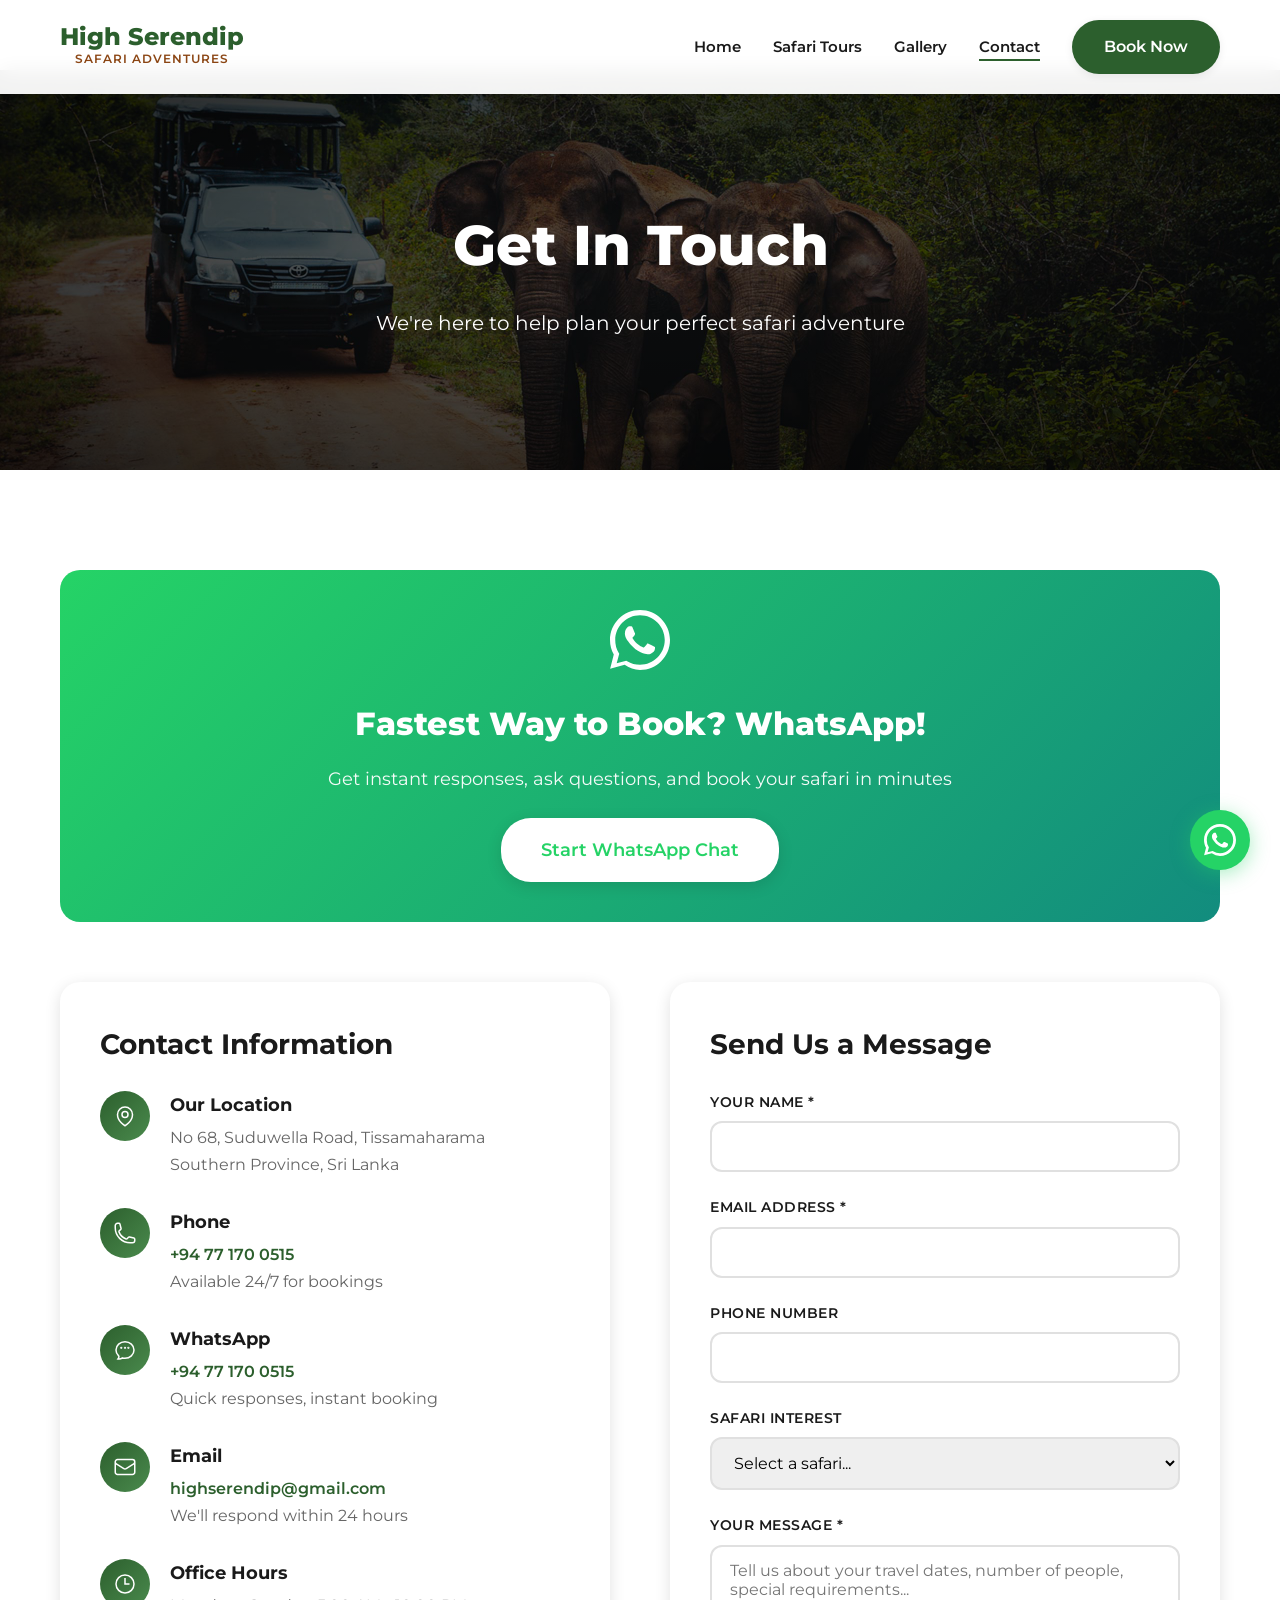
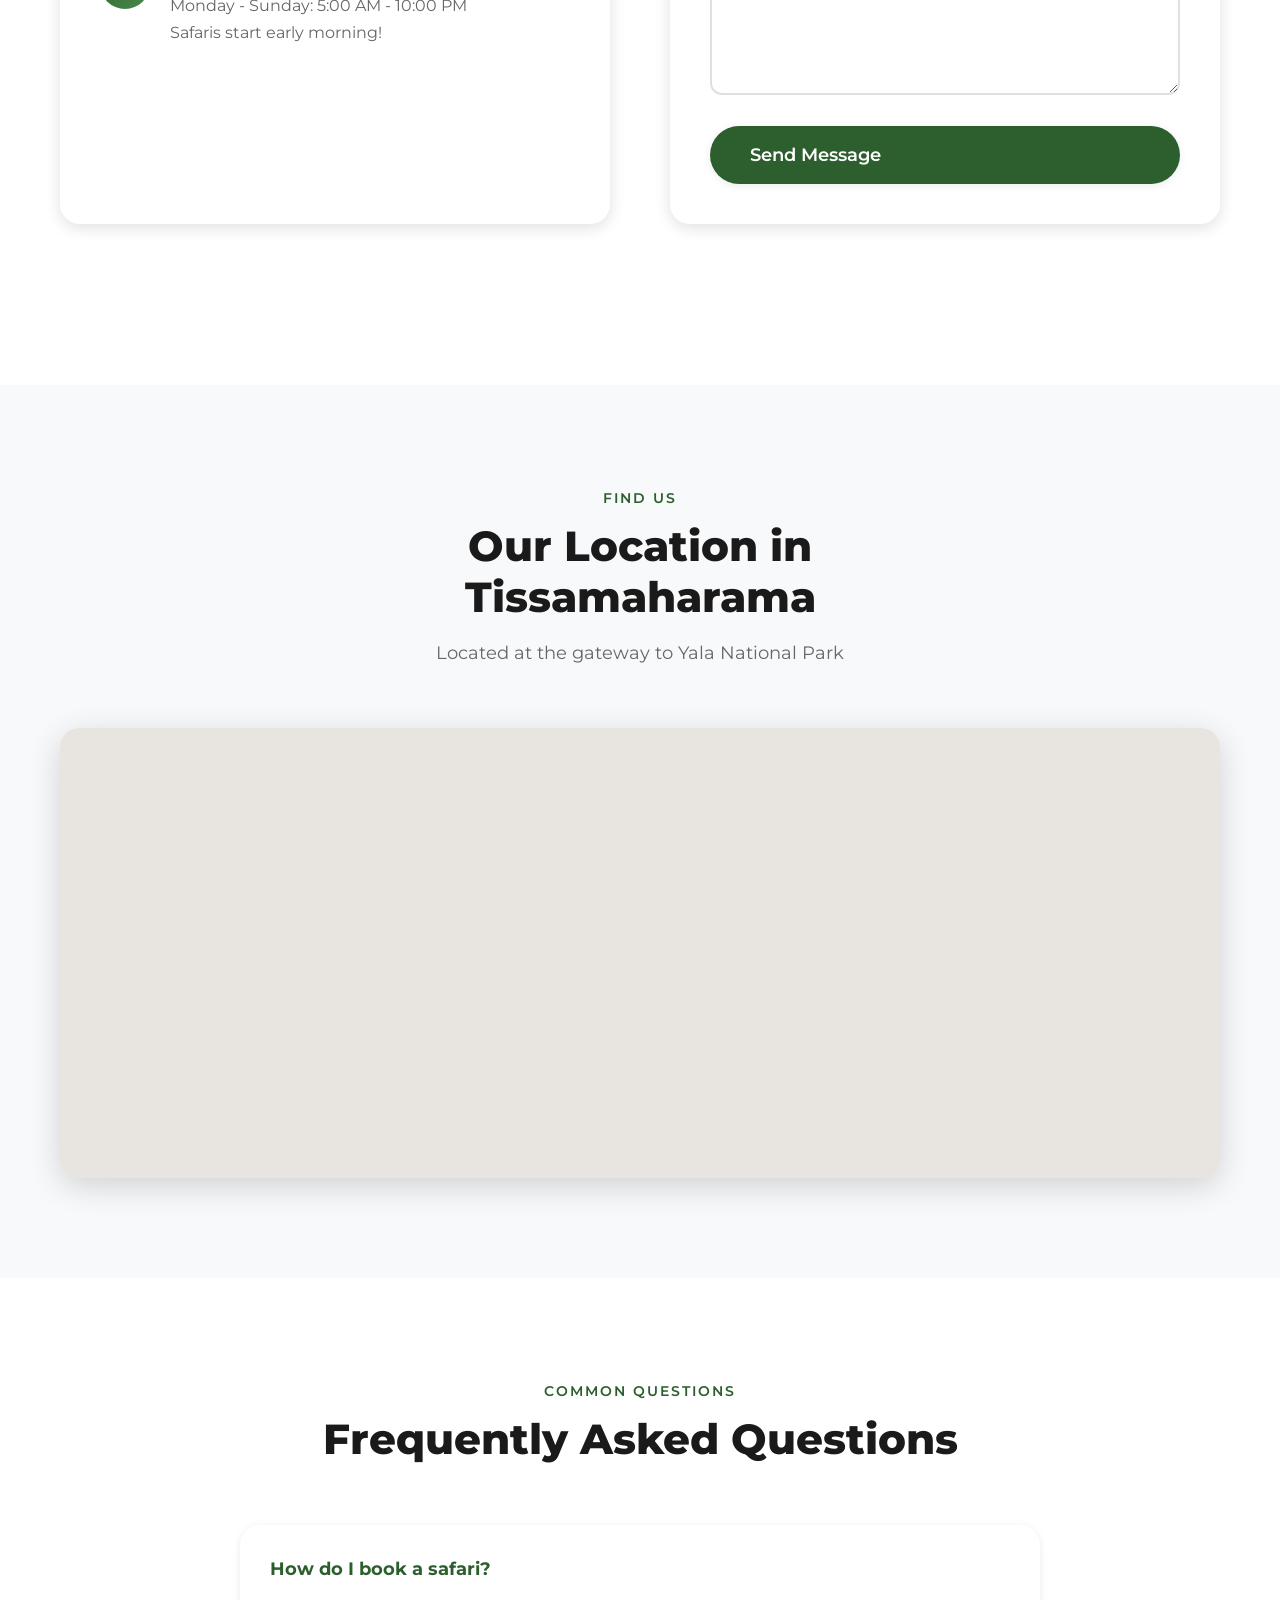
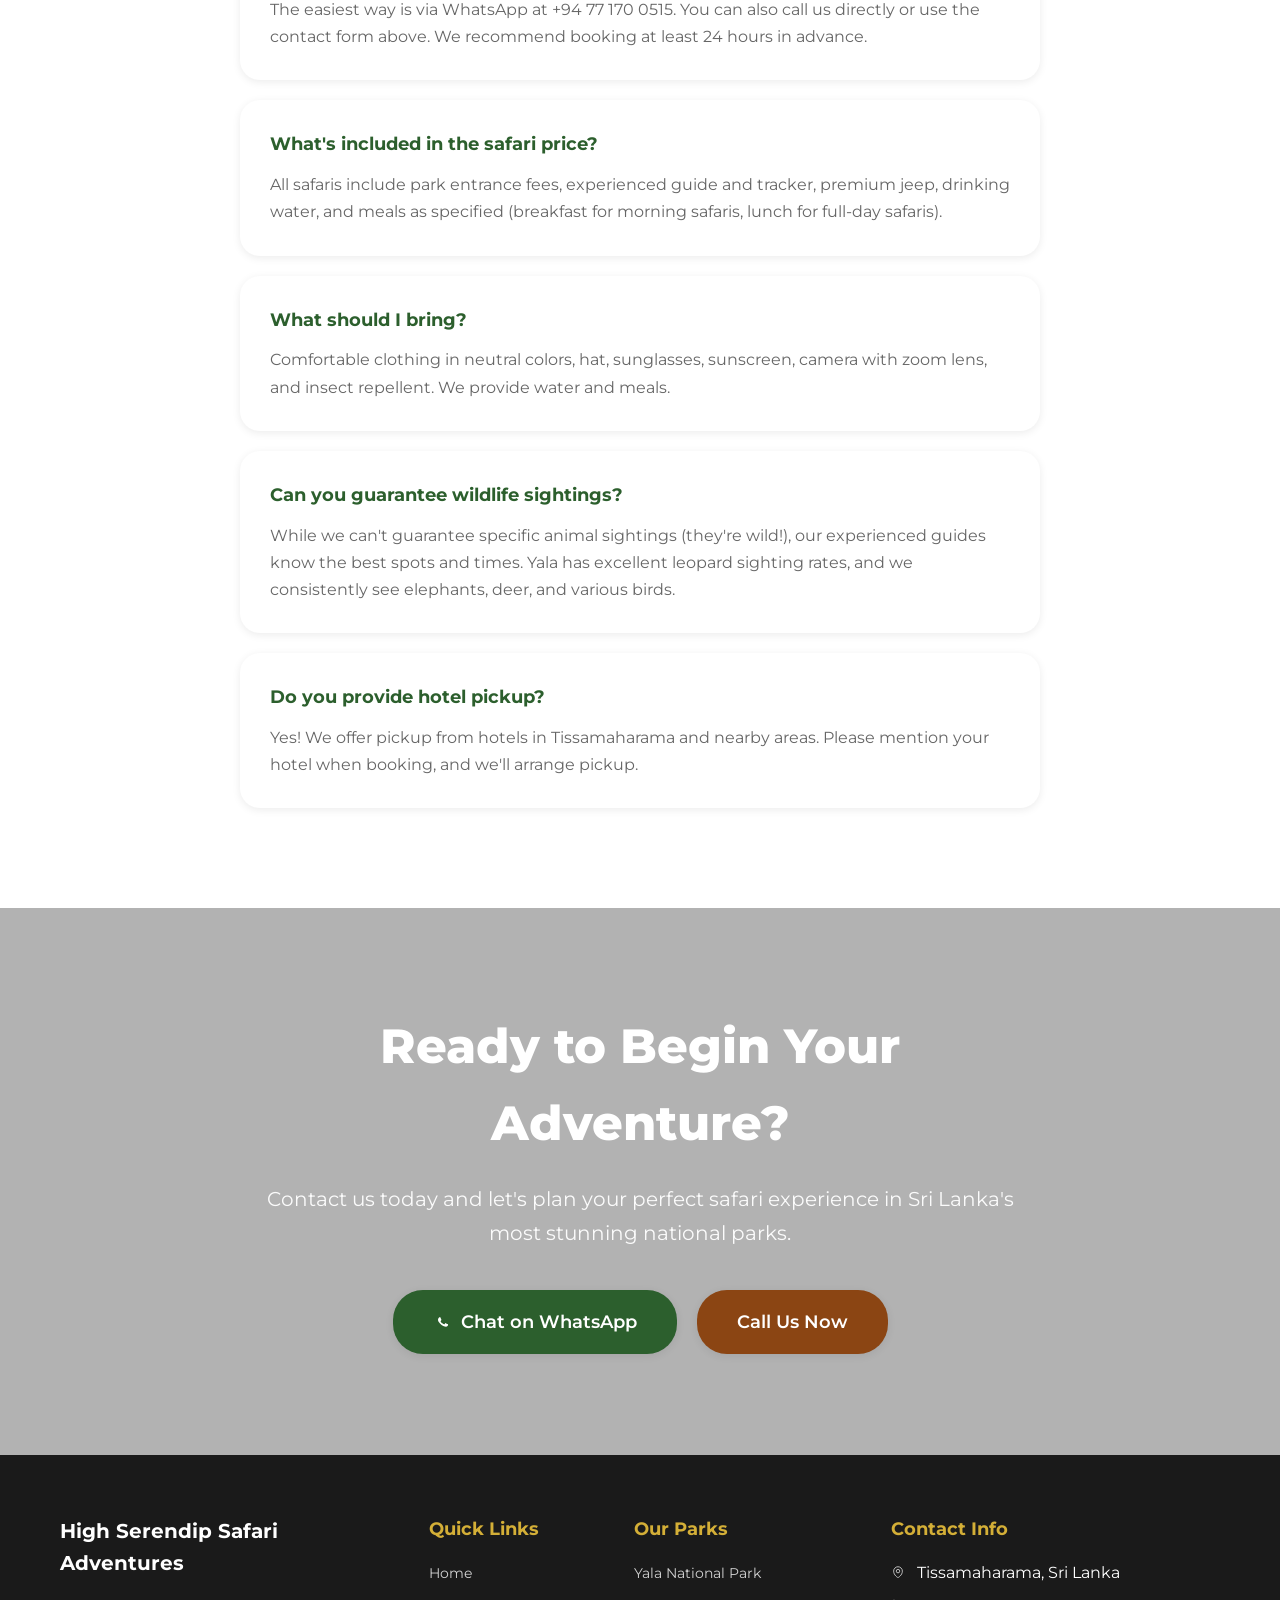
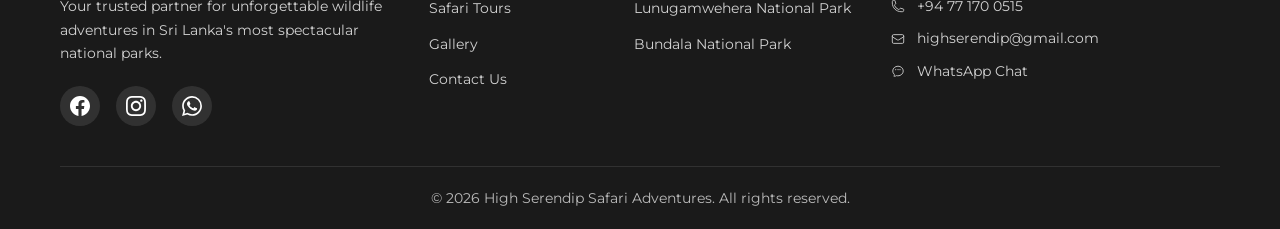
<file: contact/index.html>
<!doctype html><html lang="en"><head><meta charset="UTF-8"><meta content="width=device-width,initial-scale=1" name="viewport"><meta content="Contact High Serendip Safari Tours - Book your safari in Tissamaharama, Sri Lanka. WhatsApp chat, email, phone." name="description"><title>Contact Us | High Serendip Safari Adventures</title><link href="../favicon.svg" rel="icon" type="image/svg+xml"><link href="https://maps.google.com" rel="preconnect" crossorigin><link href="https://maps.gstatic.com" rel="preconnect" crossorigin><link href="https://maps.googleapis.com" rel="preconnect" crossorigin><link href="https://fonts.googleapis.com/css2?family=Montserrat:wght@400;600;700;800&family=Lora:wght@400;600&display=swap" rel="stylesheet"><link href="../styles.css" rel="stylesheet"><style>.page-hero{height:400px;background:radial-gradient(ellipse at center,rgba(0,0,0,.6),rgba(0,0,0,.85)),url('../images/top.jpg') center/cover;display:flex;align-items:center;justify-content:center;color:#fff;text-align:center;margin-top:70px}.page-hero h1{font-size:56px;font-weight:800;margin-bottom:16px}.page-hero p{font-size:20px;opacity:.95}.contact-grid{display:grid;grid-template-columns:1fr 1fr;gap:60px;margin-bottom:60px}.contact-info{background:#fff;padding:40px;border-radius:var(--radius-lg);box-shadow:var(--shadow-md)}.contact-info h3{font-size:28px;color:var(--color-dark);margin-bottom:24px;font-weight:700}.contact-item{display:flex;gap:20px;margin-bottom:30px;align-items:flex-start}.contact-item__icon{width:50px;height:50px;background:linear-gradient(135deg,var(--color-primary),var(--color-primary-light));border-radius:50%;display:flex;align-items:center;justify-content:center;color:#fff;flex-shrink:0}.contact-item__icon svg{width:24px;height:24px;stroke:white}.contact-item__content h4{font-size:18px;color:var(--color-dark);margin-bottom:4px;font-weight:700}.contact-item__content p{font-size:16px;color:var(--color-text-light);line-height:1.7}.contact-item__content a{color:var(--color-primary);font-weight:600}.contact-item__content a:hover{color:var(--color-primary-dark)}.contact-form{background:#fff;padding:40px;border-radius:var(--radius-lg);box-shadow:var(--shadow-md)}.contact-form h3{font-size:28px;color:var(--color-dark);margin-bottom:24px;font-weight:700}.form-group{margin-bottom:24px}.form-group label{display:block;font-size:14px;font-weight:600;color:var(--color-dark);margin-bottom:8px;text-transform:uppercase;letter-spacing:.5px}.form-group input,.form-group select,.form-group textarea{width:100%;padding:14px 18px;font-size:16px;font-family:var(--font-primary);border:2px solid #e0e0e0;border-radius:var(--radius-md);transition:var(--transition)}.form-group input:focus,.form-group select:focus,.form-group textarea:focus{outline:0;border-color:var(--color-primary)}.form-group textarea{min-height:150px;resize:vertical}.whatsapp-cta{background:linear-gradient(135deg,#25d366,#128c7e);padding:40px;border-radius:var(--radius-lg);text-align:center;color:#fff;margin-bottom:60px}.whatsapp-cta h3{font-size:32px;margin-bottom:16px;font-weight:800}.whatsapp-cta p{font-size:18px;margin-bottom:24px;opacity:.95}.map-section{border-radius:var(--radius-lg);overflow:hidden;box-shadow:var(--shadow-lg);height:450px;position:relative;background:#e8e4e0}.map-section iframe{width:100%;height:100%;border:none;position:relative;z-index:2}.map-placeholder{position:absolute;inset:0;z-index:1;display:flex;flex-direction:column;align-items:center;justify-content:center;gap:16px;background:linear-gradient(135deg,#f0ece8,#e8e4e0)}.map-placeholder__spinner{width:40px;height:40px;border:4px solid rgba(44,95,45,.15);border-top-color:var(--color-primary);border-radius:50%;animation:mapSpin .8s linear infinite}.map-placeholder__text{font-size:14px;color:var(--color-text-light);font-weight:600}@keyframes mapSpin{to{transform:rotate(360deg)}}.map-section.loaded .map-placeholder{opacity:0;pointer-events:none;transition:opacity .4s ease}@media (max-width:992px){.contact-grid{grid-template-columns:1fr;gap:40px}}@media (max-width:768px){.page-hero{height:300px}.page-hero h1{font-size:clamp(32px, 8vw, 42px)}.contact-form,.contact-info{padding:30px 20px}.whatsapp-cta{padding:30px 20px}.whatsapp-cta h3{font-size:24px}.map-section{height:350px}}</style></head><body><div class="whatsapp-widget" id="whatsapp-widget"><div class="whatsapp-popup" id="whatsapp-popup"><div class="whatsapp-popup__header"><div class="whatsapp-popup__header-info"><div class="whatsapp-popup__avatar">HS</div><div><h4>High Serendip</h4><span class="whatsapp-popup__status"><span class="status-dot"></span> Typically replies within minutes</span></div></div><button class="whatsapp-popup__close" aria-label="Close" id="whatsapp-close">&times;</button></div><div class="whatsapp-popup__body"><div class="whatsapp-popup__message"><p>👋 Ayubowan! Welcome to <strong>High Serendip Safari Adventures</strong>.</p><p>How can we help you today? Whether you'd like to book a safari, ask about our tours, or need travel tips — we're here for you!</p><span class="whatsapp-popup__time">🟢 Online now</span></div></div><div class="whatsapp-popup__footer"><a href="https://wa.me/94771700515?text=Hi%2C%20I%27d%20like%20to%20know%20more%20about%20your%20safari%20tours" class="whatsapp-popup__cta" target="_blank"><svg fill="currentColor" viewBox="0 0 24 24" height="20" width="20"><path d="M17.472 14.382c-.297-.149-1.758-.867-2.03-.967-.273-.099-.471-.148-.67.15-.197.297-.767.966-.94 1.164-.173.199-.347.223-.644.075-.297-.15-1.255-.463-2.39-1.475-.883-.788-1.48-1.761-1.653-2.059-.173-.297-.018-.458.13-.606.134-.133.298-.347.446-.52.149-.174.198-.298.298-.497.099-.198.05-.371-.025-.52-.075-.149-.669-1.612-.916-2.207-.242-.579-.487-.5-.669-.51-.173-.008-.371-.01-.57-.01-.198 0-.52.074-.792.372-.272.297-1.04 1.016-1.04 2.479 0 1.462 1.065 2.875 1.213 3.074.149.198 2.096 3.2 5.077 4.487.709.306 1.262.489 1.694.625.712.227 1.36.195 1.871.118.571-.085 1.758-.719 2.006-1.413.248-.694.248-1.289.173-1.413-.074-.124-.272-.198-.57-.347z"/><path d="M12.031 1.001C5.933 1.001 1 5.933 1 12.032c0 1.942.513 3.855 1.489 5.554L1.004 23l5.588-1.465c1.638.893 3.49 1.365 5.439 1.365 6.099 0 11.031-4.932 11.031-11.032 0-2.948-1.148-5.72-3.233-7.806C17.751 2.149 14.979 1.001 12.031 1.001zm0 20.263c-1.704 0-3.376-.458-4.836-1.324l-.347-.205-3.595.943.959-3.499-.226-.359c-.951-1.511-1.453-3.258-1.453-5.055 0-5.194 4.228-9.422 9.422-9.422 2.516 0 4.881.981 6.663 2.764 1.782 1.782 2.764 4.147 2.764 6.663 0 5.194-4.229 9.422-9.423 9.422z"/></svg> Start Chat</a></div></div><button class="whatsapp-float" aria-label="Chat on WhatsApp" id="whatsapp-toggle"><svg fill="currentColor" viewBox="0 0 32 32" class="whatsapp-icon"><path d="M16 0C7.164 0 0 7.164 0 16c0 2.828.736 5.484 2.02 7.78L.076 31.268l7.732-2.028A15.906 15.906 0 0016 32c8.836 0 16-7.164 16-16S24.836 0 16 0zm0 29.2c-2.42 0-4.78-.66-6.844-1.908l-.492-.292-5.1 1.34 1.364-4.98-.32-.508A13.158 13.158 0 012.8 16c0-7.292 5.936-13.2 13.2-13.2 7.264 0 13.2 5.908 13.2 13.2S23.264 29.2 16 29.2zm7.232-9.88c-.396-.2-2.348-1.156-2.712-1.288-.364-.132-.628-.2-.892.2-.264.396-1.024 1.288-1.256 1.552-.232.264-.464.296-.86.1-.396-.2-1.672-.616-3.184-1.964-1.176-1.048-1.972-2.344-2.204-2.74-.232-.396-.024-.612.176-.808.18-.18.396-.464.596-.696.2-.232.264-.396.396-.66.132-.264.068-.496-.032-.696-.1-.2-.892-2.148-1.224-2.94-.324-.772-.652-.668-.892-.68-.232-.012-.496-.016-.76-.016s-.696.1-1.06.496c-.364.396-1.388 1.356-1.388 3.304s1.42 3.832 1.62 4.096c.2.264 2.788 4.256 6.756 5.968.944.408 1.68.652 2.256.836.948.3 1.808.256 2.488.156.76-.112 2.348-.96 2.68-1.888.332-.928.332-1.724.232-1.888-.1-.164-.364-.264-.76-.464z"/></svg> <svg fill="none" viewBox="0 0 24 24" stroke="currentColor" stroke-width="2.5" class="whatsapp-close-icon"><path d="M18 6L6 18M6 6l12 12"/></svg></button></div><header class="header" id="header"><nav class="container nav"><a href="../" class="nav__logo"><h2>High Serendip</h2><p>Safari Adventures</p></a><div class="nav__menu" id="nav-menu"><ul class="nav__list"><li class="nav__item"><a href="../" class="nav__link">Home</a></li><li class="nav__item"><a href="../tours" class="nav__link">Safari Tours</a></li><li class="nav__item"><a href="../gallery" class="nav__link">Gallery</a></li><li class="nav__item"><a href="../contact" class="nav__link active">Contact</a></li><li class="nav__item"><a href="https://wa.me/94771700515?text=Hi%2C%20I%27d%20like%20to%20book%20a%20safari%20tour" class="btn btn-primary">Book Now</a></li></ul></div><div class="nav__toggle" id="nav-toggle"><span></span> <span></span> <span></span></div></nav></header><section class="page-hero"><div class="container"><h1>Get In Touch</h1><p>We're here to help plan your perfect safari adventure</p></div></section><section class="section"><div class="container"><div class="whatsapp-cta"><svg fill="currentColor" viewBox="0 0 32 32" height="60" width="60" style="margin:0 auto 20px"><path d="M16 0C7.164 0 0 7.164 0 16c0 2.828.736 5.484 2.02 7.78L.076 31.268l7.732-2.028A15.906 15.906 0 0016 32c8.836 0 16-7.164 16-16S24.836 0 16 0zm0 29.2c-2.42 0-4.78-.66-6.844-1.908l-.492-.292-5.1 1.34 1.364-4.98-.32-.508A13.158 13.158 0 012.8 16c0-7.292 5.936-13.2 13.2-13.2 7.264 0 13.2 5.908 13.2 13.2S23.264 29.2 16 29.2zm7.232-9.88c-.396-.2-2.348-1.156-2.712-1.288-.364-.132-.628-.2-.892.2-.264.396-1.024 1.288-1.256 1.552-.232.264-.464.296-.86.1-.396-.2-1.672-.616-3.184-1.964-1.176-1.048-1.972-2.344-2.204-2.74-.232-.396-.024-.612.176-.808.18-.18.396-.464.596-.696.2-.232.264-.396.396-.66.132-.264.068-.496-.032-.696-.1-.2-.892-2.148-1.224-2.94-.324-.772-.652-.668-.892-.68-.232-.012-.496-.016-.76-.016s-.696.1-1.06.496c-.364.396-1.388 1.356-1.388 3.304s1.42 3.832 1.62 4.096c.2.264 2.788 4.256 6.756 5.968.944.408 1.68.652 2.256.836.948.3 1.808.256 2.488.156.76-.112 2.348-.96 2.68-1.888.332-.928.332-1.724.232-1.888-.1-.164-.364-.264-.76-.464z"/></svg><h3>Fastest Way to Book? WhatsApp!</h3><p>Get instant responses, ask questions, and book your safari in minutes</p><a href="https://wa.me/94771700515?text=Hi%2C%20I%27d%20like%20to%20book%20a%20safari%20tour" class="btn btn-lg btn-primary" style="background:#fff;color:#25d366;box-shadow:var(--shadow-md)">Start WhatsApp Chat</a></div><div class="contact-grid"><div class="contact-info"><h3>Contact Information</h3><div class="contact-item"><div class="contact-item__icon"><svg fill="none" viewBox="0 0 24 24" height="24" width="24" stroke="currentColor" stroke-width="1.5"><path d="M15 10.5a3 3 0 1 1-6 0 3 3 0 0 1 6 0Z"/><path d="M19.5 10.5c0 7.142-7.5 11.25-7.5 11.25S4.5 17.642 4.5 10.5a7.5 7.5 0 1 1 15 0Z"/></svg></div><div class="contact-item__content"><h4>Our Location</h4><p>No 68, Suduwella Road, Tissamaharama<br>Southern Province, Sri Lanka</p></div></div><div class="contact-item"><div class="contact-item__icon"><svg fill="none" viewBox="0 0 24 24" height="24" width="24" stroke="currentColor" stroke-width="1.5"><path d="M2.25 6.75c0 8.284 6.716 15 15 15h2.25a2.25 2.25 0 0 0 2.25-2.25v-1.372c0-.516-.351-.966-.852-1.091l-4.423-1.106c-.44-.11-.902.055-1.173.417l-.97 1.293c-.282.376-.769.542-1.21.38a12.035 12.035 0 0 1-7.143-7.143c-.162-.441.004-.928.38-1.21l1.293-.97c.363-.271.527-.734.417-1.173L6.963 3.102a1.125 1.125 0 0 0-1.091-.852H4.5A2.25 2.25 0 0 0 2.25 4.5v2.25Z"/></svg></div><div class="contact-item__content"><h4>Phone</h4><p><a href="tel:+94771700515">+94 77 170 0515</a><br>Available 24/7 for bookings</p></div></div><div class="contact-item"><div class="contact-item__icon"><svg fill="none" viewBox="0 0 24 24" height="24" width="24" stroke="currentColor" stroke-width="1.5"><path d="M8.625 9.75a.375.375 0 1 1-.75 0 .375.375 0 0 1 .75 0Zm0 0H8.25m4.125 0a.375.375 0 1 1-.75 0 .375.375 0 0 1 .75 0Zm0 0H12m3.75 0a.375.375 0 1 1-.75 0 .375.375 0 0 1 .75 0Zm0 0h-.375M21 12c0 4.556-4.03 8.25-9 8.25a9.764 9.764 0 0 1-2.555-.337A5.972 5.972 0 0 1 5.41 20.97a5.969 5.969 0 0 1-.474-.065 4.48 4.48 0 0 0 .978-2.025c.09-.457-.133-.901-.467-1.226C3.93 16.178 3 14.189 3 12c0-4.556 4.03-8.25 9-8.25s9 3.694 9 8.25Z"/></svg></div><div class="contact-item__content"><h4>WhatsApp</h4><p><a href="https://wa.me/94771700515">+94 77 170 0515</a><br>Quick responses, instant booking</p></div></div><div class="contact-item"><div class="contact-item__icon"><svg fill="none" viewBox="0 0 24 24" height="24" width="24" stroke="currentColor" stroke-width="1.5"><path d="M21.75 6.75v10.5a2.25 2.25 0 0 1-2.25 2.25h-15a2.25 2.25 0 0 1-2.25-2.25V6.75m19.5 0A2.25 2.25 0 0 0 19.5 4.5h-15a2.25 2.25 0 0 0-2.25 2.25m19.5 0v.243a2.25 2.25 0 0 1-1.07 1.916l-7.5 4.615a2.25 2.25 0 0 1-2.36 0L3.32 8.91a2.25 2.25 0 0 1-1.07-1.916V6.75"/></svg></div><div class="contact-item__content"><h4>Email</h4><p><a href="https://mail.google.com/mail/?view=cm&to=highserendip@gmail.com" target="_blank">highserendip@gmail.com</a><br>We'll respond within 24 hours</p></div></div><div class="contact-item"><div class="contact-item__icon"><svg fill="none" viewBox="0 0 24 24" height="24" width="24" stroke="currentColor" stroke-width="1.5"><path d="M12 6v6h4.5m4.5 0a9 9 0 1 1-18 0 9 9 0 0 1 18 0Z"/></svg></div><div class="contact-item__content"><h4>Office Hours</h4><p>Monday - Sunday: 5:00 AM - 10:00 PM<br>Safaris start early morning!</p></div></div></div><div class="contact-form"><h3>Send Us a Message</h3><form id="contactForm"><div class="form-group"><label for="name">Your Name *</label> <input id="name" name="name" required></div><div class="form-group"><label for="email">Email Address *</label> <input id="email" name="email" required type="email"></div><div class="form-group"><label for="phone">Phone Number</label> <input id="phone" name="phone" type="tel"></div><div class="form-group"><label for="safari">Safari Interest</label> <select id="safari" name="safari"><option value="">Select a safari...</option><option value="yala-full">Yala - Full Day Safari</option><option value="yala-morning">Yala - Morning Safari</option><option value="yala-evening">Yala - Evening Safari</option><option value="lunugamwehera-full">Lunugamwehera - Full Day Safari</option><option value="lunugamwehera-morning">Lunugamwehera - Morning Safari</option><option value="lunugamwehera-evening">Lunugamwehera - Evening Safari</option><option value="bundala-full">Bundala - Full Day Safari</option><option value="bundala-morning">Bundala - Morning Safari</option><option value="bundala-evening">Bundala - Evening Safari</option><option value="custom">Custom Package</option></select></div><div class="form-group"><label for="message">Your Message *</label> <textarea id="message" name="message" placeholder="Tell us about your travel dates, number of people, special requirements..." required></textarea></div><button class="btn btn-lg btn-primary" style="width:100%" type="submit">Send Message</button></form></div></div></div></section><section class="section bg-light"><div class="container"><div class="centered section__header"><span class="section__tag">Find Us</span><h2 class="section__title">Our Location in Tissamaharama</h2><p class="section__description">Located at the gateway to Yala National Park</p></div><div class="map-section" id="map-container"><div class="map-placeholder"><div class="map-placeholder__spinner"></div><span class="map-placeholder__text">Loading map...</span></div><iframe allowfullscreen onload='document.getElementById("map-container").classList.add("loaded")' referrerpolicy="no-referrer-when-downgrade" src="https://maps.google.com/maps?q=6.294467,81.290649&z=16&output=embed" title="High Serendip Safari Adventures Location"></iframe></div></div></section><section class="section"><div class="container"><div class="centered section__header"><span class="section__tag">Common Questions</span><h2 class="section__title">Frequently Asked Questions</h2></div><div style="max-width:800px;margin:0 auto"><div style="background:#fff;padding:30px;border-radius:var(--radius-lg);box-shadow:var(--shadow-sm);margin-bottom:20px"><h4 style="color:var(--color-primary);margin-bottom:12px;font-size:18px">How do I book a safari?</h4><p style="color:var(--color-text-light);line-height:1.7">The easiest way is via WhatsApp at +94 77 170 0515. You can also call us directly or use the contact form above. We recommend booking at least 24 hours in advance.</p></div><div style="background:#fff;padding:30px;border-radius:var(--radius-lg);box-shadow:var(--shadow-sm);margin-bottom:20px"><h4 style="color:var(--color-primary);margin-bottom:12px;font-size:18px">What's included in the safari price?</h4><p style="color:var(--color-text-light);line-height:1.7">All safaris include park entrance fees, experienced guide and tracker, premium jeep, drinking water, and meals as specified (breakfast for morning safaris, lunch for full-day safaris).</p></div><div style="background:#fff;padding:30px;border-radius:var(--radius-lg);box-shadow:var(--shadow-sm);margin-bottom:20px"><h4 style="color:var(--color-primary);margin-bottom:12px;font-size:18px">What should I bring?</h4><p style="color:var(--color-text-light);line-height:1.7">Comfortable clothing in neutral colors, hat, sunglasses, sunscreen, camera with zoom lens, and insect repellent. We provide water and meals.</p></div><div style="background:#fff;padding:30px;border-radius:var(--radius-lg);box-shadow:var(--shadow-sm);margin-bottom:20px"><h4 style="color:var(--color-primary);margin-bottom:12px;font-size:18px">Can you guarantee wildlife sightings?</h4><p style="color:var(--color-text-light);line-height:1.7">While we can't guarantee specific animal sightings (they're wild!), our experienced guides know the best spots and times. Yala has excellent leopard sighting rates, and we consistently see elephants, deer, and various birds.</p></div><div style="background:#fff;padding:30px;border-radius:var(--radius-lg);box-shadow:var(--shadow-sm)"><h4 style="color:var(--color-primary);margin-bottom:12px;font-size:18px">Do you provide hotel pickup?</h4><p style="color:var(--color-text-light);line-height:1.7">Yes! We offer pickup from hotels in Tissamaharama and nearby areas. Please mention your hotel when booking, and we'll arrange pickup.</p></div></div></div></section><section class="section cta"><div class="cta__background" style="background-image:url('../images/footer%20evening.jpg')"></div><div class="cta__overlay"></div><div class="container"><div class="cta__content"><h2 class="cta__title">Ready to Begin Your Adventure?</h2><p class="cta__text">Contact us today and let's plan your perfect safari experience in Sri Lanka's most stunning national parks.</p><div class="cta__buttons"><a href="https://wa.me/94771700515?text=Hi%2C%20I%27d%20like%20to%20book%20a%20safari%20tour" class="btn btn-lg btn-primary"><svg fill="currentColor" viewBox="0 0 24 24" height="20" width="20"><path d="M17.472 14.382c-.297-.149-1.758-.867-2.03-.967-.273-.099-.471-.148-.67.15-.197.297-.767.966-.94 1.164-.173.199-.347.223-.644.075-.297-.15-1.255-.463-2.39-1.475-.883-.788-1.48-1.761-1.653-2.059-.173-.297-.018-.458.13-.606.134-.133.298-.347.446-.52.149-.174.198-.298.298-.497.099-.198.05-.371-.025-.52-.075-.149-.669-1.612-.916-2.207-.242-.579-.487-.5-.669-.51-.173-.008-.371-.01-.57-.01-.198 0-.52.074-.792.372-.272.297-1.04 1.016-1.04 2.479 0 1.462 1.065 2.875 1.213 3.074.149.198 2.096 3.2 5.077 4.487.709.306 1.262.489 1.694.625.712.227 1.36.195 1.871.118.571-.085 1.758-.719 2.006-1.413.248-.694.248-1.289.173-1.413-.074-.124-.272-.198-.57-.347z"/></svg> Chat on WhatsApp </a><a href="tel:+94771700515" class="btn btn-lg btn-secondary">Call Us Now</a></div></div></div></section><footer class="footer"><div class="container"><div class="footer__grid"><div class="footer__col"><h3>High Serendip Safari Adventures</h3><p>Your trusted partner for unforgettable wildlife adventures in Sri Lanka's most spectacular national parks.</p><div class="footer__social"><a href="#" aria-label="Facebook"><svg fill="currentColor" viewBox="0 0 24 24"><path d="M24 12.073c0-6.627-5.373-12-12-12s-12 5.373-12 12c0 5.99 4.388 10.954 10.125 11.854v-8.385H7.078v-3.47h3.047V9.43c0-3.007 1.792-4.669 4.533-4.669 1.312 0 2.686.235 2.686.235v2.953H15.83c-1.491 0-1.956.925-1.956 1.874v2.25h3.328l-.532 3.47h-2.796v8.385C19.612 23.027 24 18.062 24 12.073z"/></svg></a><a href="https://www.instagram.com/highserendip" aria-label="Instagram"><svg fill="currentColor" viewBox="0 0 24 24"><path d="M12 0C8.74 0 8.333.015 7.053.072 5.775.132 4.905.333 4.14.63c-.789.306-1.459.717-2.126 1.384S.935 3.35.63 4.14C.333 4.905.131 5.775.072 7.053.012 8.333 0 8.74 0 12s.015 3.667.072 4.947c.06 1.277.261 2.148.558 2.913.306.788.717 1.459 1.384 2.126.667.666 1.336 1.079 2.126 1.384.766.296 1.636.499 2.913.558C8.333 23.988 8.74 24 12 24s3.667-.015 4.947-.072c1.277-.06 2.148-.262 2.913-.558.788-.306 1.459-.718 2.126-1.384.666-.667 1.079-1.335 1.384-2.126.296-.765.499-1.636.558-2.913.06-1.28.072-1.687.072-4.947s-.015-3.667-.072-4.947c-.06-1.277-.262-2.149-.558-2.913-.306-.789-.718-1.459-1.384-2.126C21.319 1.347 20.651.935 19.86.63c-.765-.297-1.636-.499-2.913-.558C15.667.012 15.26 0 12 0zm0 2.16c3.203 0 3.585.016 4.85.071 1.17.055 1.805.249 2.227.415.562.217.96.477 1.382.896.419.42.679.819.896 1.381.164.422.36 1.057.413 2.227.057 1.266.07 1.646.07 4.85s-.015 3.585-.074 4.85c-.061 1.17-.256 1.805-.421 2.227-.224.562-.479.96-.899 1.382-.419.419-.824.679-1.38.896-.42.164-1.065.36-2.235.413-1.274.057-1.649.07-4.859.07-3.211 0-3.586-.015-4.859-.074-1.171-.061-1.816-.256-2.236-.421-.569-.224-.96-.479-1.379-.899-.421-.419-.69-.824-.9-1.38-.165-.42-.359-1.065-.42-2.235-.045-1.26-.061-1.649-.061-4.844 0-3.196.016-3.586.061-4.861.061-1.17.255-1.814.42-2.234.21-.57.479-.96.9-1.381.419-.419.81-.689 1.379-.898.42-.166 1.051-.361 2.221-.421 1.275-.045 1.65-.06 4.859-.06l.045.03zm0 3.678c-3.405 0-6.162 2.76-6.162 6.162 0 3.405 2.76 6.162 6.162 6.162 3.405 0 6.162-2.76 6.162-6.162 0-3.405-2.76-6.162-6.162-6.162zM12 16c-2.21 0-4-1.79-4-4s1.79-4 4-4 4 1.79 4 4-1.79 4-4 4zm7.846-10.405c0 .795-.646 1.44-1.44 1.44-.795 0-1.44-.646-1.44-1.44 0-.794.646-1.439 1.44-1.439.793-.001 1.44.645 1.44 1.439z"/></svg></a><a href="https://wa.me/94771700515" aria-label="WhatsApp"><svg fill="currentColor" viewBox="0 0 24 24"><path d="M17.472 14.382c-.297-.149-1.758-.867-2.03-.967-.273-.099-.471-.148-.67.15-.197.297-.767.966-.94 1.164-.173.199-.347.223-.644.075-.297-.15-1.255-.463-2.39-1.475-.883-.788-1.48-1.761-1.653-2.059-.173-.297-.018-.458.13-.606.134-.133.298-.347.446-.52.149-.174.198-.298.298-.497.099-.198.05-.371-.025-.52-.075-.149-.669-1.612-.916-2.207-.242-.579-.487-.5-.669-.51-.173-.008-.371-.01-.57-.01-.198 0-.52.074-.792.372-.272.297-1.04 1.016-1.04 2.479 0 1.462 1.065 2.875 1.213 3.074.149.198 2.096 3.2 5.077 4.487.709.306 1.262.489 1.694.625.712.227 1.36.195 1.871.118.571-.085 1.758-.719 2.006-1.413.248-.694.248-1.289.173-1.413-.074-.124-.272-.198-.57-.347m-5.421 7.403h-.004a9.87 9.87 0 01-5.031-1.378l-.361-.214-3.741.982.998-3.648-.235-.374a9.86 9.86 0 01-1.51-5.26c.001-5.45 4.436-9.884 9.888-9.884 2.64 0 5.122 1.03 6.988 2.898a9.825 9.825 0 012.893 6.994c-.003 5.45-4.437 9.884-9.885 9.884m8.413-18.297A11.815 11.815 0 0012.05 0C5.495 0 .16 5.335.157 11.892c0 2.096.547 4.142 1.588 5.945L.057 24l6.305-1.654a11.882 11.882 0 005.683 1.448h.005c6.554 0 11.89-5.335 11.893-11.893a11.821 11.821 0 00-3.48-8.413z"/></svg></a></div></div><div class="footer__col"><h4>Quick Links</h4><ul><li><a href="../">Home</a></li><li><a href="../tours">Safari Tours</a></li><li><a href="../gallery">Gallery</a></li><li><a href="../contact">Contact Us</a></li></ul></div><div class="footer__col"><h4>Our Parks</h4><ul><li><a href="../tours#yala">Yala National Park</a></li><li><a href="../tours#lunugamwehera">Lunugamwehera National Park</a></li><li><a href="../tours#bundala">Bundala National Park</a></li></ul></div><div class="footer__col"><h4>Contact Info</h4><ul class="footer__contact"><li><svg fill="none" viewBox="0 0 24 24" height="14" width="14" stroke="currentColor" stroke-width="1.5"><path d="M15 10.5a3 3 0 1 1-6 0 3 3 0 0 1 6 0Z"/><path d="M19.5 10.5c0 7.142-7.5 11.25-7.5 11.25S4.5 17.642 4.5 10.5a7.5 7.5 0 1 1 15 0Z"/></svg> Tissamaharama, Sri Lanka</li><li><svg fill="none" viewBox="0 0 24 24" height="14" width="14" stroke="currentColor" stroke-width="1.5"><path d="M2.25 6.75c0 8.284 6.716 15 15 15h2.25a2.25 2.25 0 0 0 2.25-2.25v-1.372c0-.516-.351-.966-.852-1.091l-4.423-1.106c-.44-.11-.902.055-1.173.417l-.97 1.293c-.282.376-.769.542-1.21.38a12.035 12.035 0 0 1-7.143-7.143c-.162-.441.004-.928.38-1.21l1.293-.97c.363-.271.527-.734.417-1.173L6.963 3.102a1.125 1.125 0 0 0-1.091-.852H4.5A2.25 2.25 0 0 0 2.25 4.5v2.25Z"/></svg> <a href="tel:+94771700515">+94 77 170 0515</a></li><li><svg fill="none" viewBox="0 0 24 24" height="14" width="14" stroke="currentColor" stroke-width="1.5"><path d="M21.75 6.75v10.5a2.25 2.25 0 0 1-2.25 2.25h-15a2.25 2.25 0 0 1-2.25-2.25V6.75m19.5 0A2.25 2.25 0 0 0 19.5 4.5h-15a2.25 2.25 0 0 0-2.25 2.25m19.5 0v.243a2.25 2.25 0 0 1-1.07 1.916l-7.5 4.615a2.25 2.25 0 0 1-2.36 0L3.32 8.91a2.25 2.25 0 0 1-1.07-1.916V6.75"/></svg> <a href="https://mail.google.com/mail/?view=cm&to=highserendip@gmail.com" target="_blank">highserendip@gmail.com</a></li><li><svg fill="none" viewBox="0 0 24 24" height="14" width="14" stroke="currentColor" stroke-width="1.5"><path d="M8.625 9.75a.375.375 0 1 1-.75 0 .375.375 0 0 1 .75 0Zm0 0H8.25m4.125 0a.375.375 0 1 1-.75 0 .375.375 0 0 1 .75 0Zm0 0H12m3.75 0a.375.375 0 1 1-.75 0 .375.375 0 0 1 .75 0Zm0 0h-.375M21 12c0 4.556-4.03 8.25-9 8.25a9.764 9.764 0 0 1-2.555-.337A5.972 5.972 0 0 1 5.41 20.97a5.969 5.969 0 0 1-.474-.065 4.48 4.48 0 0 0 .978-2.025c.09-.457-.133-.901-.467-1.226C3.93 16.178 3 14.189 3 12c0-4.556 4.03-8.25 9-8.25s9 3.694 9 8.25Z"/></svg> <a href="https://wa.me/94771700515">WhatsApp Chat</a></li></ul></div></div><div class="footer__bottom"><p>&copy; 2026 High Serendip Safari Adventures. All rights reserved.</p></div></div></footer><script src="../script.js"></script><script>document.getElementById("contactForm").addEventListener("submit",function(e){e.preventDefault();let t=`Hi! I'm ${document.getElementById("name").value}.%0A%0A`;t+=`*Email:* ${document.getElementById("email").value}%0A`,t+=`*Phone:* ${document.getElementById("phone").value}%0A`,t+=`*Safari Interest:* ${document.getElementById("safari").value}%0A%0A`,t+=`*Message:* ${document.getElementById("message").value}`,window.open(`https://wa.me/94771700515?text=${t}`,"_blank")})</script></body></html>
</file>
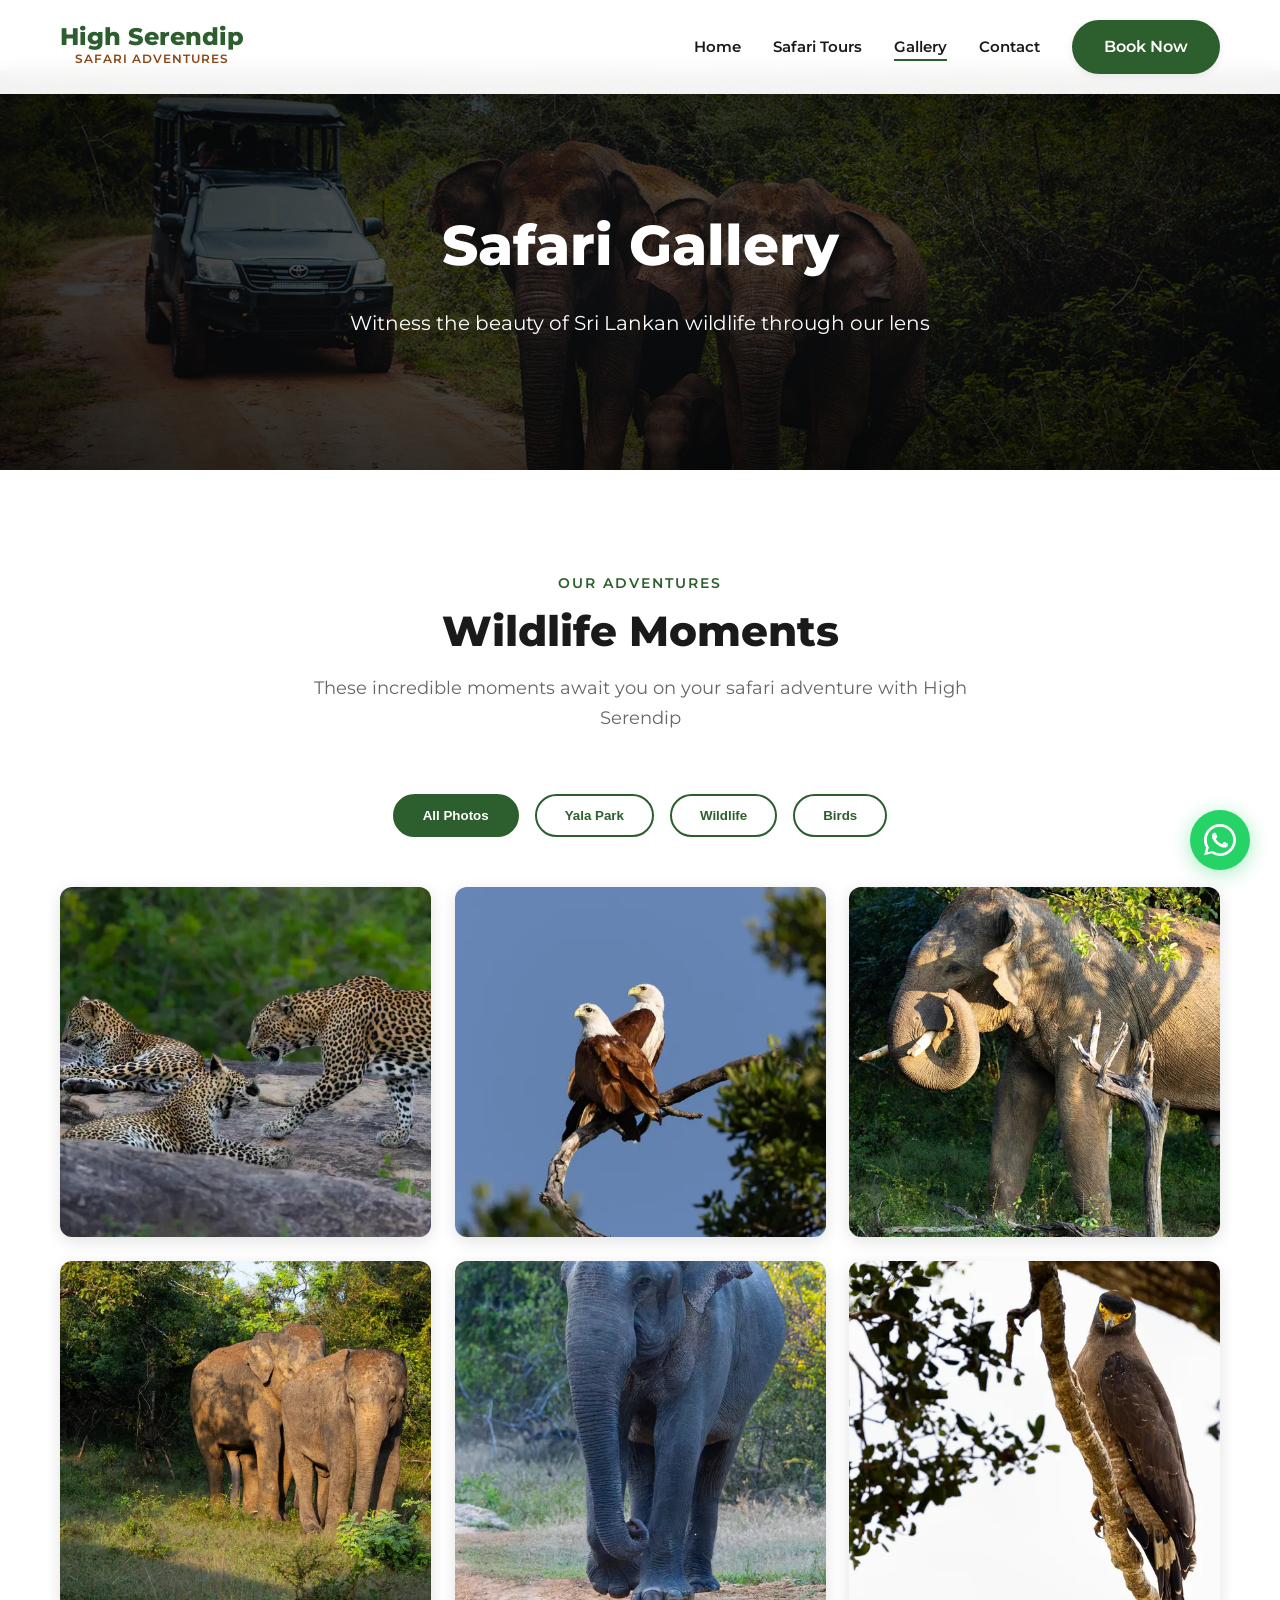
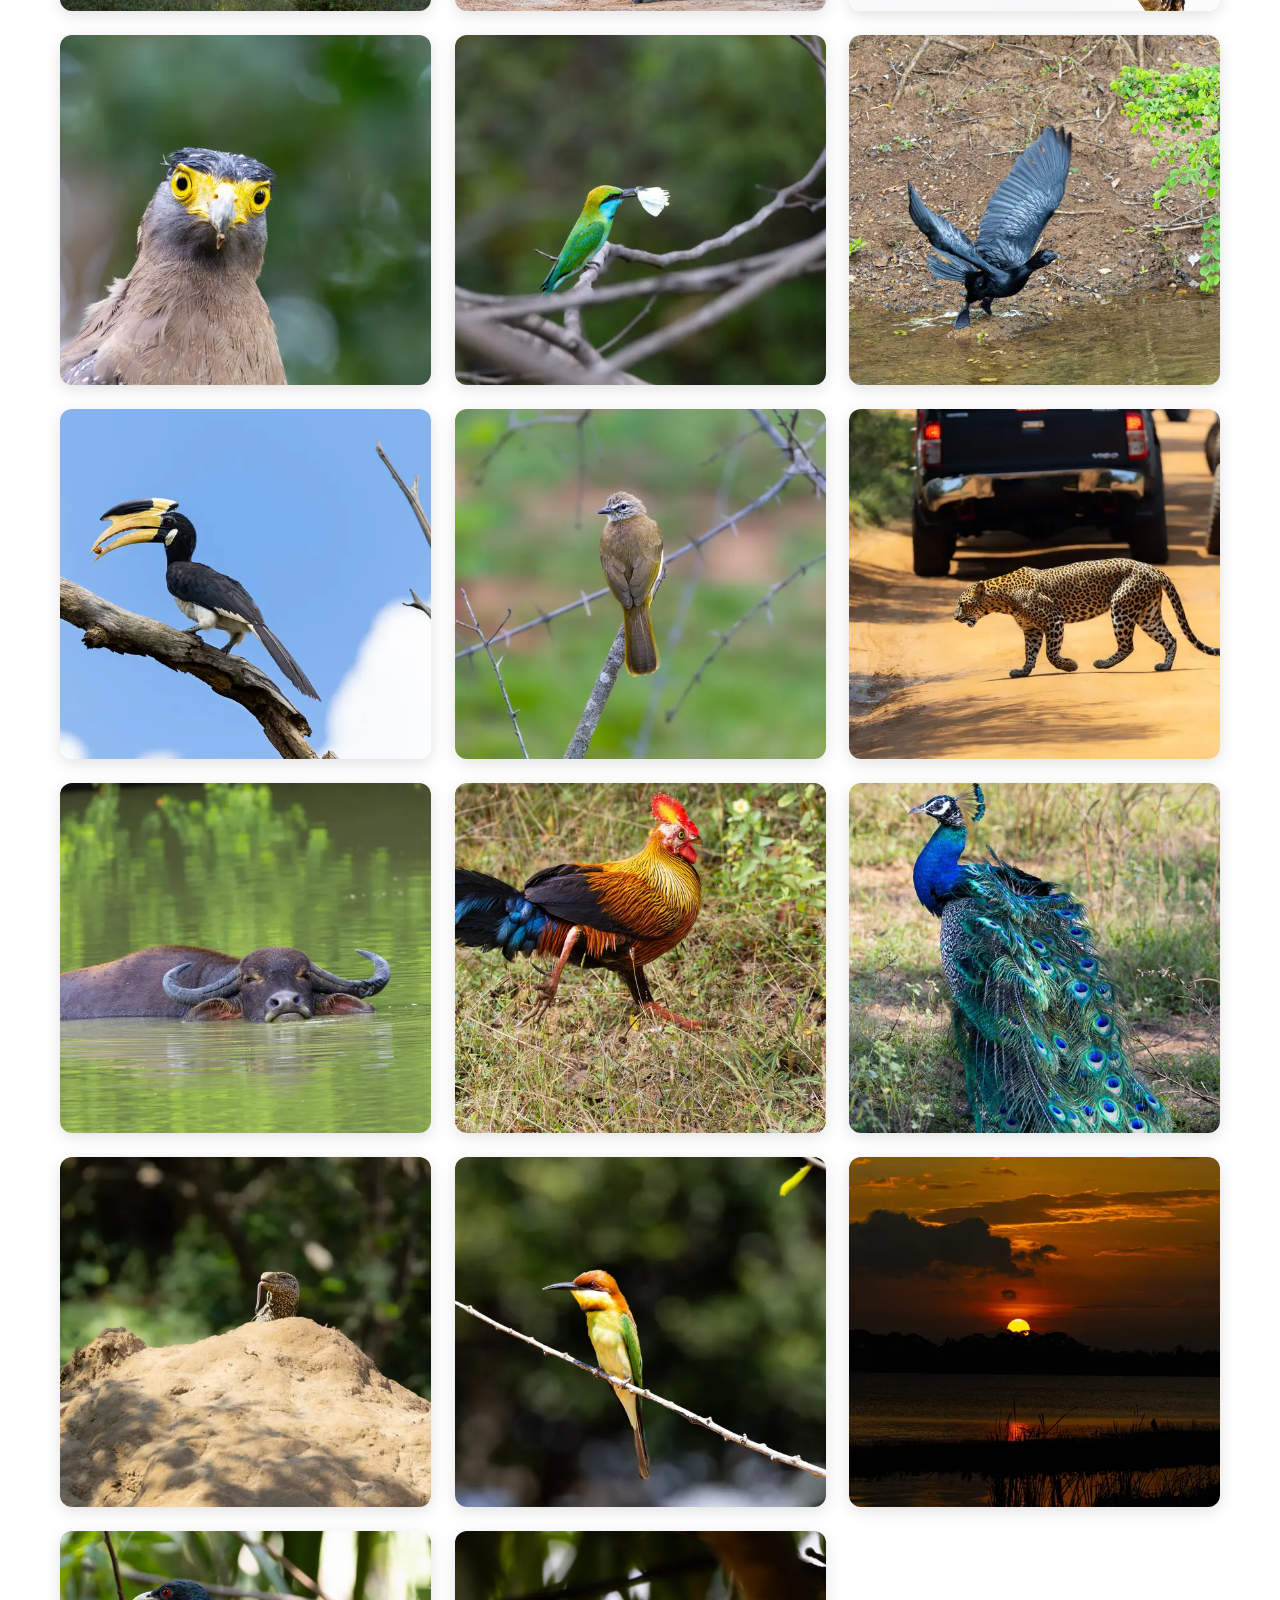
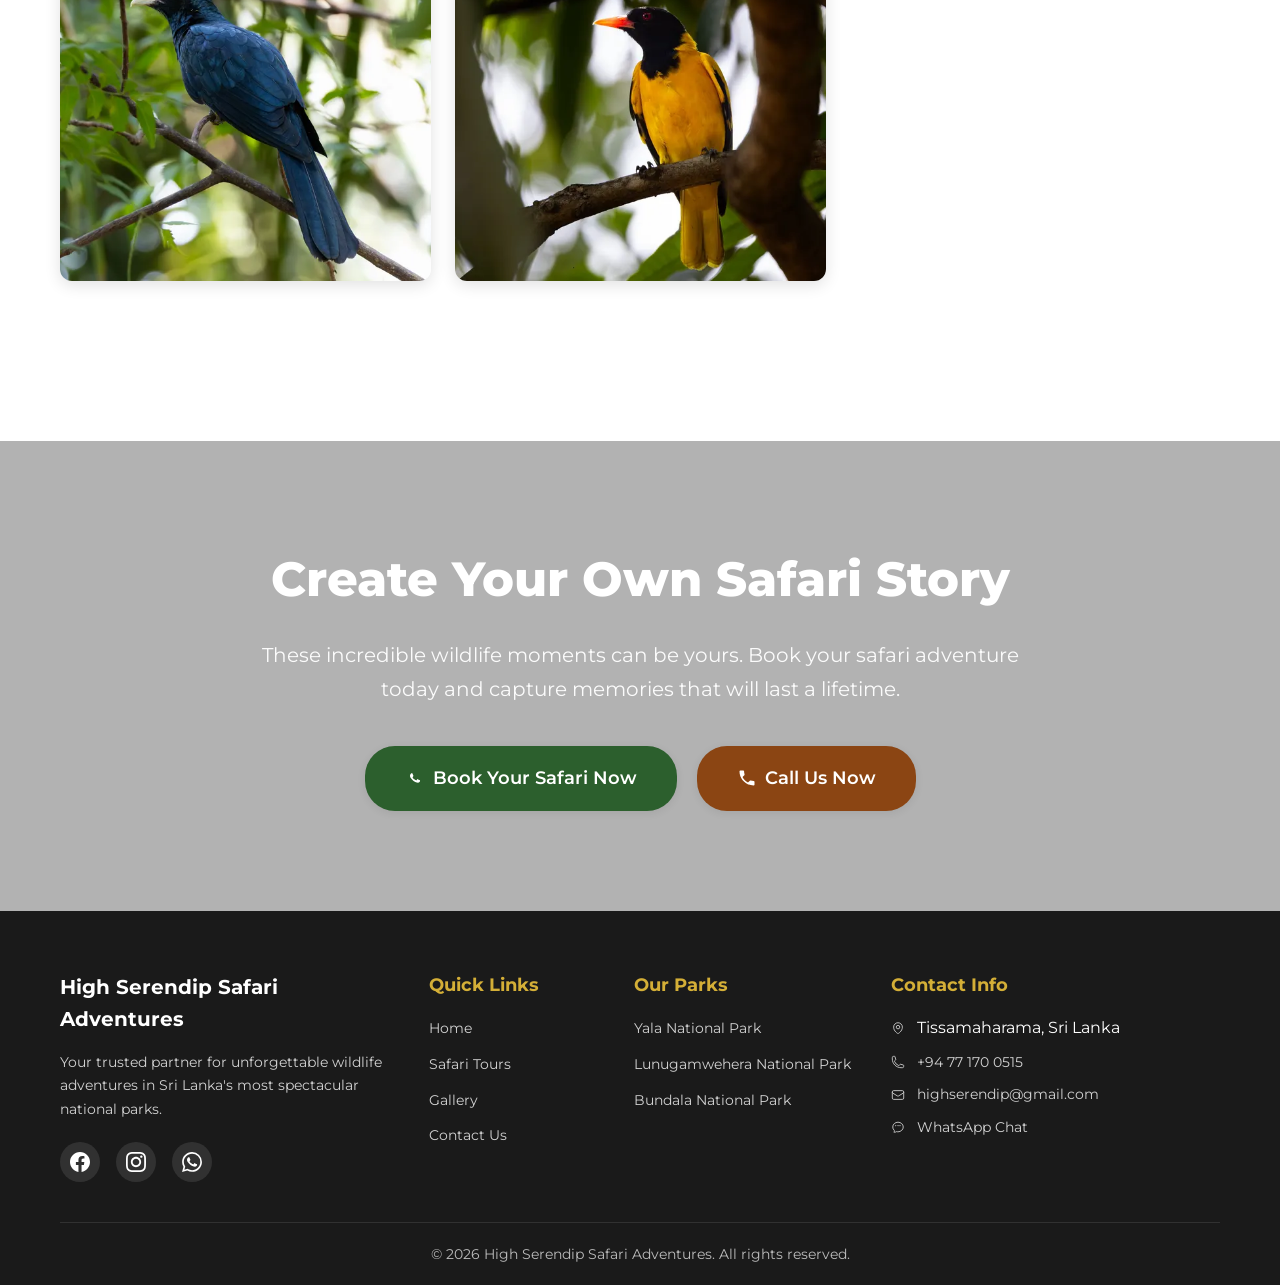
<file: gallery/index.html>
<!doctype html><html lang="en"><head><meta charset="UTF-8"><meta content="width=device-width,initial-scale=1" name="viewport"><meta content="Safari Gallery - View stunning wildlife photography from Yala, Lunugamwehera & Bundala National Parks with High Serendip." name="description"><title>Safari Gallery | High Serendip - Wildlife Photos</title><link href="../favicon.svg" rel="icon" type="image/svg+xml"><link href="https://fonts.googleapis.com/css2?family=Montserrat:wght@400;600;700;800&family=Lora:wght@400;600&display=swap" rel="stylesheet"><link href="../styles.css" rel="stylesheet"><style>.page-hero{height:400px;background:radial-gradient(ellipse at center,rgba(0,0,0,.6),rgba(0,0,0,.85)),url('../images/top.jpg') center/cover;display:flex;align-items:center;justify-content:center;color:#fff;text-align:center;margin-top:70px}.page-hero h1{font-size:56px;font-weight:800;margin-bottom:16px}.page-hero p{font-size:20px;opacity:.95}.gallery-filter{display:flex;justify-content:center;gap:16px;margin-bottom:50px;flex-wrap:wrap}.filter-btn{padding:12px 28px;background:#fff;border:2px solid var(--color-primary);color:var(--color-primary);border-radius:var(--radius-xl);font-weight:600;cursor:pointer;transition:var(--transition)}.filter-btn.active,.filter-btn:hover{background:var(--color-primary);color:#fff}.gallery-grid{display:grid;grid-template-columns:repeat(auto-fill,minmax(300px,1fr));gap:24px;margin-bottom:60px}.gallery-item{position:relative;border-radius:var(--radius-md);overflow:hidden;box-shadow:var(--shadow-md);cursor:pointer;transition:var(--transition)}.gallery-item:hover{transform:translateY(-5px);box-shadow:var(--shadow-lg)}.gallery-item img{width:100%;height:350px;object-fit:cover;transition:var(--transition);background-color:#e8e4e0}.gallery-item:hover img{transform:scale(1.1)}.gallery-item__overlay{position:absolute;bottom:0;left:0;right:0;background:linear-gradient(transparent,rgba(0,0,0,.8));padding:30px 20px 20px;color:#fff;transform:translateY(100%);transition:var(--transition)}.gallery-item:hover .gallery-item__overlay{transform:translateY(0)}.gallery-item__title{font-size:18px;font-weight:700;margin-bottom:4px}.gallery-item__location{font-size:14px;opacity:.9}@media (max-width:768px){.page-hero{height:300px}.page-hero h1{font-size:clamp(32px, 8vw, 42px)}.gallery-grid{grid-template-columns:repeat(auto-fill,minmax(240px,1fr));gap:16px}.gallery-filter{gap:8px}.filter-btn{padding:8px 16px;font-size:14px}}@media (max-width:480px){.gallery-grid{grid-template-columns:1fr}}.lightbox{display:none;position:fixed;z-index:10000;left:0;top:0;width:100%;height:100%;background-color:rgba(0,0,0,.95);justify-content:center;align-items:center;backdrop-filter:blur(5px);opacity:0;transition:opacity .3s ease}.lightbox.active{display:flex;opacity:1}.lightbox-content{max-width:90%;max-height:90%;object-fit:contain}.lightbox-close{position:absolute;top:15px;right:35px;color:#f1f1f1;font-size:40px;font-weight:700;cursor:pointer}.lightbox-close:hover{color:#bbb}.lightbox-caption{position:absolute;bottom:20px;left:50%;transform:translateX(-50%);color:#fff;text-align:center;font-size:18px;font-weight:600;background:rgba(0,0,0,.7);padding:10px 20px;border-radius:5px;max-width:90%}.lightbox-next,.lightbox-prev{position:absolute;top:50%;transform:translateY(-50%);color:#fff;font-size:40px;font-weight:700;cursor:pointer;background:rgba(0,0,0,.5);padding:10px;border-radius:5px;user-select:none}.lightbox-prev{left:20px}.lightbox-next{right:20px}.lightbox-next:hover,.lightbox-prev:hover{background:rgba(0,0,0,.8)}</style></head><body><div class="whatsapp-widget" id="whatsapp-widget"><div class="whatsapp-popup" id="whatsapp-popup"><div class="whatsapp-popup__header"><div class="whatsapp-popup__header-info"><div class="whatsapp-popup__avatar">HS</div><div><h4>High Serendip</h4><span class="whatsapp-popup__status"><span class="status-dot"></span> Typically replies within minutes</span></div></div><button class="whatsapp-popup__close" aria-label="Close" id="whatsapp-close">&times;</button></div><div class="whatsapp-popup__body"><div class="whatsapp-popup__message"><p>👋 Ayubowan! Welcome to <strong>High Serendip Safari Adventures</strong>.</p><p>How can we help you today? Whether you'd like to book a safari, ask about our tours, or need travel tips — we're here for you!</p><span class="whatsapp-popup__time">🟢 Online now</span></div></div><div class="whatsapp-popup__footer"><a href="https://wa.me/94771700515?text=Hi%2C%20I%27d%20like%20to%20know%20more%20about%20your%20safari%20tours" class="whatsapp-popup__cta" target="_blank"><svg fill="currentColor" viewBox="0 0 24 24" height="20" width="20"><path d="M17.472 14.382c-.297-.149-1.758-.867-2.03-.967-.273-.099-.471-.148-.67.15-.197.297-.767.966-.94 1.164-.173.199-.347.223-.644.075-.297-.15-1.255-.463-2.39-1.475-.883-.788-1.48-1.761-1.653-2.059-.173-.297-.018-.458.13-.606.134-.133.298-.347.446-.52.149-.174.198-.298.298-.497.099-.198.05-.371-.025-.52-.075-.149-.669-1.612-.916-2.207-.242-.579-.487-.5-.669-.51-.173-.008-.371-.01-.57-.01-.198 0-.52.074-.792.372-.272.297-1.04 1.016-1.04 2.479 0 1.462 1.065 2.875 1.213 3.074.149.198 2.096 3.2 5.077 4.487.709.306 1.262.489 1.694.625.712.227 1.36.195 1.871.118.571-.085 1.758-.719 2.006-1.413.248-.694.248-1.289.173-1.413-.074-.124-.272-.198-.57-.347z"/><path d="M12.031 1.001C5.933 1.001 1 5.933 1 12.032c0 1.942.513 3.855 1.489 5.554L1.004 23l5.588-1.465c1.638.893 3.49 1.365 5.439 1.365 6.099 0 11.031-4.932 11.031-11.032 0-2.948-1.148-5.72-3.233-7.806C17.751 2.149 14.979 1.001 12.031 1.001zm0 20.263c-1.704 0-3.376-.458-4.836-1.324l-.347-.205-3.595.943.959-3.499-.226-.359c-.951-1.511-1.453-3.258-1.453-5.055 0-5.194 4.228-9.422 9.422-9.422 2.516 0 4.881.981 6.663 2.764 1.782 1.782 2.764 4.147 2.764 6.663 0 5.194-4.229 9.422-9.423 9.422z"/></svg> Start Chat</a></div></div><button class="whatsapp-float" aria-label="Chat on WhatsApp" id="whatsapp-toggle"><svg fill="currentColor" viewBox="0 0 32 32" class="whatsapp-icon"><path d="M16 0C7.164 0 0 7.164 0 16c0 2.828.736 5.484 2.02 7.78L.076 31.268l7.732-2.028A15.906 15.906 0 0016 32c8.836 0 16-7.164 16-16S24.836 0 16 0zm0 29.2c-2.42 0-4.78-.66-6.844-1.908l-.492-.292-5.1 1.34 1.364-4.98-.32-.508A13.158 13.158 0 012.8 16c0-7.292 5.936-13.2 13.2-13.2 7.264 0 13.2 5.908 13.2 13.2S23.264 29.2 16 29.2zm7.232-9.88c-.396-.2-2.348-1.156-2.712-1.288-.364-.132-.628-.2-.892.2-.264.396-1.024 1.288-1.256 1.552-.232.264-.464.296-.86.1-.396-.2-1.672-.616-3.184-1.964-1.176-1.048-1.972-2.344-2.204-2.74-.232-.396-.024-.612.176-.808.18-.18.396-.464.596-.696.2-.232.264-.396.396-.66.132-.264.068-.496-.032-.696-.1-.2-.892-2.148-1.224-2.94-.324-.772-.652-.668-.892-.68-.232-.012-.496-.016-.76-.016s-.696.1-1.06.496c-.364.396-1.388 1.356-1.388 3.304s1.42 3.832 1.62 4.096c.2.264 2.788 4.256 6.756 5.968.944.408 1.68.652 2.256.836.948.3 1.808.256 2.488.156.76-.112 2.348-.96 2.68-1.888.332-.928.332-1.724.232-1.888-.1-.164-.364-.264-.76-.464z"/></svg> <svg fill="none" viewBox="0 0 24 24" stroke="currentColor" stroke-width="2.5" class="whatsapp-close-icon"><path d="M18 6L6 18M6 6l12 12"/></svg></button></div><header class="header" id="header"><nav class="container nav"><a href="../" class="nav__logo"><h2>High Serendip</h2><p>Safari Adventures</p></a><div class="nav__menu" id="nav-menu"><ul class="nav__list"><li class="nav__item"><a href="../" class="nav__link">Home</a></li><li class="nav__item"><a href="../tours" class="nav__link">Safari Tours</a></li><li class="nav__item"><a href="../gallery" class="nav__link active">Gallery</a></li><li class="nav__item"><a href="../contact" class="nav__link">Contact</a></li><li class="nav__item"><a href="https://wa.me/94771700515?text=Hi%2C%20I%27d%20like%20to%20book%20a%20safari%20tour" class="btn btn-primary">Book Now</a></li></ul></div><div class="nav__toggle" id="nav-toggle"><span></span> <span></span> <span></span></div></nav></header><section class="page-hero"><div class="container"><h1>Safari Gallery</h1><p>Witness the beauty of Sri Lankan wildlife through our lens</p></div></section><section class="section"><div class="container"><div class="centered section__header"><span class="section__tag">Our Adventures</span><h2 class="section__title">Wildlife Moments</h2><p class="section__description">These incredible moments await you on your safari adventure with High Serendip</p></div><div class="gallery-filter"><button class="filter-btn active" data-filter="all">All Photos</button> <button class="filter-btn" data-filter="yala">Yala Park</button> <button class="filter-btn" data-filter="wildlife">Wildlife</button> <button class="filter-btn" data-filter="birds">Birds</button></div><div class="gallery-grid" id="gallery"><div class="gallery-item" data-category="yala wildlife"><picture><source srcset="../images/5U3A1382.webp" type="image/webp"><img alt="Sri Lankan Leopards (family)" decoding="async" height="533" loading="eager" src="../images/5U3A1382.jpg" width="800"></picture><div class="gallery-item__overlay"><div class="gallery-item__title">Sri Lankan Leopards</div><div class="gallery-item__location">Yala National Park</div></div></div><div class="gallery-item" data-category="yala birds"><picture><source srcset="../images/5U3A1664.webp" type="image/webp"><img alt="Brahminy Kite pair" decoding="async" height="533" loading="eager" src="../images/5U3A1664.jpg" width="800"></picture><div class="gallery-item__overlay"><div class="gallery-item__title">Brahminy Kite Pair</div><div class="gallery-item__location">Yala National Park</div></div></div><div class="gallery-item" data-category="yala wildlife"><picture><source srcset="../images/5U3A0862.webp" type="image/webp"><img alt="Sri Lankan Elephant" decoding="async" height="533" loading="eager" src="../images/5U3A0862.jpg" width="800"></picture><div class="gallery-item__overlay"><div class="gallery-item__title">Sri Lankan Elephant</div><div class="gallery-item__location">Yala National Park</div></div></div><div class="gallery-item" data-category="yala wildlife"><picture><source srcset="../images/5U3A1060.webp" type="image/webp"><img alt="Elephant herd" decoding="async" height="533" loading="eager" src="../images/5U3A1060.jpg" width="800"></picture><div class="gallery-item__overlay"><div class="gallery-item__title">Elephant Family</div><div class="gallery-item__location">Yala National Park</div></div></div><div class="gallery-item" data-category="yala wildlife"><picture><source srcset="../images/5U3A5548.webp" type="image/webp"><img alt="Elephant portrait" decoding="async" height="533" loading="eager" src="../images/5U3A5548.jpg" width="800"></picture><div class="gallery-item__overlay"><div class="gallery-item__title">Majestic Elephant</div><div class="gallery-item__location">Yala National Park</div></div></div><div class="gallery-item" data-category="yala birds"><picture><source srcset="../images/5U3A0277.webp" type="image/webp"><img alt="Crested Serpent Eagle" decoding="async" height="533" loading="eager" src="../images/5U3A0277.jpg" width="800"></picture><div class="gallery-item__overlay"><div class="gallery-item__title">Crested Serpent Eagle</div><div class="gallery-item__location">Yala National Park</div></div></div><div class="gallery-item" data-category="yala birds"><picture><source srcset="../images/5U3A9444.webp" type="image/webp"><img alt="Crested Serpent Eagle close-up" decoding="async" height="533" loading="lazy" src="../images/5U3A9444.jpg" width="800"></picture><div class="gallery-item__overlay"><div class="gallery-item__title">Crested Serpent Eagle</div><div class="gallery-item__location">Yala National Park</div></div></div><div class="gallery-item" data-category="yala birds"><picture><source srcset="../images/5U3A0121.webp" type="image/webp"><img alt="Blue-tailed Bee-eater with butterfly" decoding="async" height="533" loading="lazy" src="../images/5U3A0121.jpg" width="800"></picture><div class="gallery-item__overlay"><div class="gallery-item__title">Blue-tailed Bee-eater</div><div class="gallery-item__location">Yala National Park</div></div></div><div class="gallery-item" data-category="yala birds"><picture><source srcset="../images/5U3A0136.webp" type="image/webp"><img alt="Black Drongo in flight" decoding="async" height="533" loading="lazy" src="../images/5U3A0136.jpg" width="800"></picture><div class="gallery-item__overlay"><div class="gallery-item__title">Black Drongo</div><div class="gallery-item__location">Yala National Park</div></div></div><div class="gallery-item" data-category="yala birds"><picture><source srcset="../images/5U3A0444.webp" type="image/webp"><img alt="Great Hornbill" decoding="async" height="533" loading="lazy" src="../images/5U3A0444.jpg" width="800"></picture><div class="gallery-item__overlay"><div class="gallery-item__title">Great Hornbill</div><div class="gallery-item__location">Yala National Park</div></div></div><div class="gallery-item" data-category="yala birds"><picture><source srcset="../images/5U3A0833.webp" type="image/webp"><img alt="Small colorful bird" decoding="async" height="533" loading="lazy" src="../images/5U3A0833.jpg" width="800"></picture><div class="gallery-item__overlay"><div class="gallery-item__title">Colorful Resident</div><div class="gallery-item__location">Yala National Park</div></div></div><div class="gallery-item" data-category="yala wildlife"><picture><source srcset="../images/5U3A2350.webp" type="image/webp"><img alt="Leopard crossing road" decoding="async" height="533" loading="lazy" src="../images/5U3A2350.jpg" width="800"></picture><div class="gallery-item__overlay"><div class="gallery-item__title">Leopard Road Crossing</div><div class="gallery-item__location">Yala National Park</div></div></div><div class="gallery-item" data-category="yala wildlife"><picture><source srcset="../images/5U3A1726.webp" type="image/webp"><img alt="Water Buffalo" decoding="async" height="533" loading="lazy" src="../images/5U3A1726.jpg" width="800"></picture><div class="gallery-item__overlay"><div class="gallery-item__title">Water Buffalo</div><div class="gallery-item__location">Yala National Park</div></div></div><div class="gallery-item" data-category="yala birds"><picture><source srcset="../images/5U3A1967.webp" type="image/webp"><img alt="Ceylon Junglefowl" decoding="async" height="533" loading="lazy" src="../images/5U3A1967.jpg" width="800"></picture><div class="gallery-item__overlay"><div class="gallery-item__title">Ceylon Junglefowl</div><div class="gallery-item__location">Yala National Park</div></div></div><div class="gallery-item" data-category="yala birds"><picture><source srcset="../images/5U3A1968.webp" type="image/webp"><img alt="Indian Peafowl (Peacock)" decoding="async" height="533" loading="lazy" src="../images/5U3A1968.jpg" width="800"></picture><div class="gallery-item__overlay"><div class="gallery-item__title">Indian Peafowl</div><div class="gallery-item__location">Yala National Park</div></div></div><div class="gallery-item" data-category="yala wildlife"><picture><source srcset="../images/5U3A2331.webp" type="image/webp"><img alt="Monitor Lizard" decoding="async" height="533" loading="lazy" src="../images/5U3A2331.jpg" width="800"></picture><div class="gallery-item__overlay"><div class="gallery-item__title">Monitor Lizard</div><div class="gallery-item__location">Yala National Park</div></div></div><div class="gallery-item" data-category="yala birds"><picture><source srcset="../images/5U3A2394.webp" type="image/webp"><img alt="Green Bee-eater" decoding="async" height="533" loading="lazy" src="../images/5U3A2394.jpg" width="800"></picture><div class="gallery-item__overlay"><div class="gallery-item__title">Green Bee-eater</div><div class="gallery-item__location">Yala National Park</div></div></div><div class="gallery-item" data-category="yala"><picture><source srcset="../images/5U3A3397.webp" type="image/webp"><img alt="Stunning sunset over water" decoding="async" height="533" loading="lazy" src="../images/5U3A3397.jpg" width="800"></picture><div class="gallery-item__overlay"><div class="gallery-item__title">Stunning Yala Sunset</div><div class="gallery-item__location">Yala National Park</div></div></div><div class="gallery-item" data-category="yala birds"><picture><source srcset="../images/5U3A3641.webp" type="image/webp"><img alt="Asian Koel" decoding="async" height="533" loading="lazy" src="../images/5U3A3641.jpg" width="800"></picture><div class="gallery-item__overlay"><div class="gallery-item__title">Asian Koel</div><div class="gallery-item__location">Yala National Park</div></div></div><div class="gallery-item" data-category="yala birds"><picture><source srcset="../images/5U3A4237.webp" type="image/webp"><img alt="Black-hooded Oriole" decoding="async" height="533" loading="lazy" src="../images/5U3A4237.jpg" width="800"></picture><div class="gallery-item__overlay"><div class="gallery-item__title">Black-hooded Oriole</div><div class="gallery-item__location">Yala National Park</div></div></div></div></div></section><section class="section cta"><div class="cta__background" style="background-image:url('../images/footer%20evening.jpg')"></div><div class="cta__overlay"></div><div class="container"><div class="cta__content"><h2 class="cta__title">Create Your Own Safari Story</h2><p class="cta__text">These incredible wildlife moments can be yours. Book your safari adventure today and capture memories that will last a lifetime.</p><div class="cta__buttons"><a href="https://wa.me/94771700515?text=Hi%2C%20I%27d%20like%20to%20book%20a%20safari%20tour" class="btn btn-lg btn-primary"><svg fill="currentColor" viewBox="0 0 24 24" height="20" width="20"><path d="M17.472 14.382c-.297-.149-1.758-.867-2.03-.967-.273-.099-.471-.148-.67.15-.197.297-.767.966-.94 1.164-.173.199-.347.223-.644.075-.297-.15-1.255-.463-2.39-1.475-.883-.788-1.48-1.761-1.653-2.059-.173-.297-.018-.458.13-.606.134-.133.298-.347.446-.52.149-.174.198-.298.298-.497.099-.198.05-.371-.025-.52-.075-.149-.669-1.612-.916-2.207-.242-.579-.487-.5-.669-.51-.173-.008-.371-.01-.57-.01-.198 0-.52.074-.792.372-.272.297-1.04 1.016-1.04 2.479 0 1.462 1.065 2.875 1.213 3.074.149.198 2.096 3.2 5.077 4.487.709.306 1.262.489 1.694.625.712.227 1.36.195 1.871.118.571-.085 1.758-.719 2.006-1.413.248-.694.248-1.289.173-1.413-.074-.124-.272-.198-.57-.347z"/></svg> Book Your Safari Now </a><a href="tel:+94771700515" class="btn btn-lg btn-secondary"><svg fill="currentColor" viewBox="0 0 24 24" height="20" width="20"><path d="M6.62 10.79c1.44 2.83 3.76 5.14 6.59 6.59l2.2-2.2c.27-.27.67-.36 1.02-.24 1.12.37 2.33.57 3.57.57.55 0 1 .45 1 1V20c0 .55-.45 1-1 1-9.39 0-17-7.61-17-17 0-.55.45-1 1-1h3.5c.55 0 1 .45 1 1 0 1.25.2 2.45.57 3.57.11.35.03.74-.25 1.02l-2.2 2.2z"/></svg> Call Us Now</a></div></div></div></section><footer class="footer"><div class="container"><div class="footer__grid"><div class="footer__col"><h3>High Serendip Safari Adventures</h3><p>Your trusted partner for unforgettable wildlife adventures in Sri Lanka's most spectacular national parks.</p><div class="footer__social"><a href="#" aria-label="Facebook"><svg fill="currentColor" viewBox="0 0 24 24"><path d="M24 12.073c0-6.627-5.373-12-12-12s-12 5.373-12 12c0 5.99 4.388 10.954 10.125 11.854v-8.385H7.078v-3.47h3.047V9.43c0-3.007 1.792-4.669 4.533-4.669 1.312 0 2.686.235 2.686.235v2.953H15.83c-1.491 0-1.956.925-1.956 1.874v2.25h3.328l-.532 3.47h-2.796v8.385C19.612 23.027 24 18.062 24 12.073z"/></svg></a><a href="https://www.instagram.com/highserendip" aria-label="Instagram"><svg fill="currentColor" viewBox="0 0 24 24"><path d="M12 0C8.74 0 8.333.015 7.053.072 5.775.132 4.905.333 4.14.63c-.789.306-1.459.717-2.126 1.384S.935 3.35.63 4.14C.333 4.905.131 5.775.072 7.053.012 8.333 0 8.74 0 12s.015 3.667.072 4.947c.06 1.277.261 2.148.558 2.913.306.788.717 1.459 1.384 2.126.667.666 1.336 1.079 2.126 1.384.766.296 1.636.499 2.913.558C8.333 23.988 8.74 24 12 24s3.667-.015 4.947-.072c1.277-.06 2.148-.262 2.913-.558.788-.306 1.459-.718 2.126-1.384.666-.667 1.079-1.335 1.384-2.126.296-.765.499-1.636.558-2.913.06-1.28.072-1.687.072-4.947s-.015-3.667-.072-4.947c-.06-1.277-.262-2.149-.558-2.913-.306-.789-.718-1.459-1.384-2.126C21.319 1.347 20.651.935 19.86.63c-.765-.297-1.636-.499-2.913-.558C15.667.012 15.26 0 12 0zm0 2.16c3.203 0 3.585.016 4.85.071 1.17.055 1.805.249 2.227.415.562.217.96.477 1.382.896.419.42.679.819.896 1.381.164.422.36 1.057.413 2.227.057 1.266.07 1.646.07 4.85s-.015 3.585-.074 4.85c-.061 1.17-.256 1.805-.421 2.227-.224.562-.479.96-.899 1.382-.419.419-.824.679-1.38.896-.42.164-1.065.36-2.235.413-1.274.057-1.649.07-4.859.07-3.211 0-3.586-.015-4.859-.074-1.171-.061-1.816-.256-2.236-.421-.569-.224-.96-.479-1.379-.899-.421-.419-.69-.824-.9-1.38-.165-.42-.359-1.065-.42-2.235-.045-1.26-.061-1.649-.061-4.844 0-3.196.016-3.586.061-4.861.061-1.17.255-1.814.42-2.234.21-.57.479-.96.9-1.381.419-.419.81-.689 1.379-.898.42-.166 1.051-.361 2.221-.421 1.275-.045 1.65-.06 4.859-.06l.045.03zm0 3.678c-3.405 0-6.162 2.76-6.162 6.162 0 3.405 2.76 6.162 6.162 6.162 3.405 0 6.162-2.76 6.162-6.162 0-3.405-2.76-6.162-6.162-6.162zM12 16c-2.21 0-4-1.79-4-4s1.79-4 4-4 4 1.79 4 4-1.79 4-4 4zm7.846-10.405c0 .795-.646 1.44-1.44 1.44-.795 0-1.44-.646-1.44-1.44 0-.794.646-1.439 1.44-1.439.793-.001 1.44.645 1.44 1.439z"/></svg></a><a href="https://wa.me/94771700515" aria-label="WhatsApp"><svg fill="currentColor" viewBox="0 0 24 24"><path d="M17.472 14.382c-.297-.149-1.758-.867-2.03-.967-.273-.099-.471-.148-.67.15-.197.297-.767.966-.94 1.164-.173.199-.347.223-.644.075-.297-.15-1.255-.463-2.39-1.475-.883-.788-1.48-1.761-1.653-2.059-.173-.297-.018-.458.13-.606.134-.133.298-.347.446-.52.149-.174.198-.298.298-.497.099-.198.05-.371-.025-.52-.075-.149-.669-1.612-.916-2.207-.242-.579-.487-.5-.669-.51-.173-.008-.371-.01-.57-.01-.198 0-.52.074-.792.372-.272.297-1.04 1.016-1.04 2.479 0 1.462 1.065 2.875 1.213 3.074.149.198 2.096 3.2 5.077 4.487.709.306 1.262.489 1.694.625.712.227 1.36.195 1.871.118.571-.085 1.758-.719 2.006-1.413.248-.694.248-1.289.173-1.413-.074-.124-.272-.198-.57-.347m-5.421 7.403h-.004a9.87 9.87 0 01-5.031-1.378l-.361-.214-3.741.982.998-3.648-.235-.374a9.86 9.86 0 01-1.51-5.26c.001-5.45 4.436-9.884 9.888-9.884 2.64 0 5.122 1.03 6.988 2.898a9.825 9.825 0 012.893 6.994c-.003 5.45-4.437 9.884-9.885 9.884m8.413-18.297A11.815 11.815 0 0012.05 0C5.495 0 .16 5.335.157 11.892c0 2.096.547 4.142 1.588 5.945L.057 24l6.305-1.654a11.882 11.882 0 005.683 1.448h.005c6.554 0 11.89-5.335 11.893-11.893a11.821 11.821 0 00-3.48-8.413z"/></svg></a></div></div><div class="footer__col"><h4>Quick Links</h4><ul><li><a href="../">Home</a></li><li><a href="../tours">Safari Tours</a></li><li><a href="../gallery">Gallery</a></li><li><a href="../contact">Contact Us</a></li></ul></div><div class="footer__col"><h4>Our Parks</h4><ul><li><a href="../tours#yala">Yala National Park</a></li><li><a href="../tours#lunugamwehera">Lunugamwehera National Park</a></li><li><a href="../tours#bundala">Bundala National Park</a></li></ul></div><div class="footer__col"><h4>Contact Info</h4><ul class="footer__contact"><li><svg fill="none" viewBox="0 0 24 24" height="14" width="14" stroke="currentColor" stroke-width="1.5"><path d="M15 10.5a3 3 0 1 1-6 0 3 3 0 0 1 6 0Z"/><path d="M19.5 10.5c0 7.142-7.5 11.25-7.5 11.25S4.5 17.642 4.5 10.5a7.5 7.5 0 1 1 15 0Z"/></svg> Tissamaharama, Sri Lanka</li><li><svg fill="none" viewBox="0 0 24 24" height="14" width="14" stroke="currentColor" stroke-width="1.5"><path d="M2.25 6.75c0 8.284 6.716 15 15 15h2.25a2.25 2.25 0 0 0 2.25-2.25v-1.372c0-.516-.351-.966-.852-1.091l-4.423-1.106c-.44-.11-.902.055-1.173.417l-.97 1.293c-.282.376-.769.542-1.21.38a12.035 12.035 0 0 1-7.143-7.143c-.162-.441.004-.928.38-1.21l1.293-.97c.363-.271.527-.734.417-1.173L6.963 3.102a1.125 1.125 0 0 0-1.091-.852H4.5A2.25 2.25 0 0 0 2.25 4.5v2.25Z"/></svg> <a href="tel:+94771700515">+94 77 170 0515</a></li><li><svg fill="none" viewBox="0 0 24 24" height="14" width="14" stroke="currentColor" stroke-width="1.5"><path d="M21.75 6.75v10.5a2.25 2.25 0 0 1-2.25 2.25h-15a2.25 2.25 0 0 1-2.25-2.25V6.75m19.5 0A2.25 2.25 0 0 0 19.5 4.5h-15a2.25 2.25 0 0 0-2.25 2.25m19.5 0v.243a2.25 2.25 0 0 1-1.07 1.916l-7.5 4.615a2.25 2.25 0 0 1-2.36 0L3.32 8.91a2.25 2.25 0 0 1-1.07-1.916V6.75"/></svg> <a href="https://mail.google.com/mail/?view=cm&to=highserendip@gmail.com" target="_blank">highserendip@gmail.com</a></li><li><svg fill="none" viewBox="0 0 24 24" height="14" width="14" stroke="currentColor" stroke-width="1.5"><path d="M8.625 9.75a.375.375 0 1 1-.75 0 .375.375 0 0 1 .75 0Zm0 0H8.25m4.125 0a.375.375 0 1 1-.75 0 .375.375 0 0 1 .75 0Zm0 0H12m3.75 0a.375.375 0 1 1-.75 0 .375.375 0 0 1 .75 0Zm0 0h-.375M21 12c0 4.556-4.03 8.25-9 8.25a9.764 9.764 0 0 1-2.555-.337A5.972 5.972 0 0 1 5.41 20.97a5.969 5.969 0 0 1-.474-.065 4.48 4.48 0 0 0 .978-2.025c.09-.457-.133-.901-.467-1.226C3.93 16.178 3 14.189 3 12c0-4.556 4.03-8.25 9-8.25s9 3.694 9 8.25Z"/></svg> <a href="https://wa.me/94771700515">WhatsApp Chat</a></li></ul></div></div><div class="footer__bottom"><p>&copy; 2026 High Serendip Safari Adventures. All rights reserved.</p></div></div></footer><div class="lightbox" id="lightbox"><span class="lightbox-close">&times;</span> <span class="lightbox-prev">&#10094;</span> <span class="lightbox-next">&#10095;</span> <img alt="" class="lightbox-content" id="lightbox-img"><div class="lightbox-caption" id="lightbox-caption"></div></div><script src="../script.js"></script><script>const e=document.querySelectorAll(".filter-btn"),t=document.querySelectorAll(".gallery-item");e.forEach(c=>{c.addEventListener("click",()=>{e.forEach(e=>e.classList.remove("active")),c.classList.add("active");const l=c.getAttribute("data-filter");t.forEach(e=>{"all"===l||e.getAttribute("data-category").includes(l)?e.style.display="block":e.style.display="none"})})});const c=document.getElementById("lightbox"),l=document.getElementById("lightbox-img"),n=document.getElementById("lightbox-caption"),i=document.querySelector(".lightbox-close"),o=document.querySelector(".lightbox-prev"),r=document.querySelector(".lightbox-next"),s=document.querySelectorAll(".gallery-item img");let a=0;function d(e){const t=s[e];l.src=t.src,l.alt=t.alt;const c=t.closest(".gallery-item").querySelector(".gallery-item__title").textContent;n.textContent=c}s.forEach((e,t)=>{e.addEventListener("click",function(){a=t,c.style.display="flex",setTimeout(()=>c.classList.add("active"),10),d(a)})}),o.addEventListener("click",function(){a=a>0?a-1:s.length-1,d(a)}),r.addEventListener("click",function(){a=a<s.length-1?a+1:0,d(a)}),i.addEventListener("click",function(){c.classList.remove("active"),setTimeout(()=>{c.style.display="none"},300)}),c.addEventListener("click",function(e){e.target===c&&i.click()}),document.addEventListener("keydown",function(e){"flex"===c.style.display&&("ArrowLeft"===e.key?o.click():"ArrowRight"===e.key?r.click():"Escape"===e.key&&i.click())})</script></body></html>
</file>
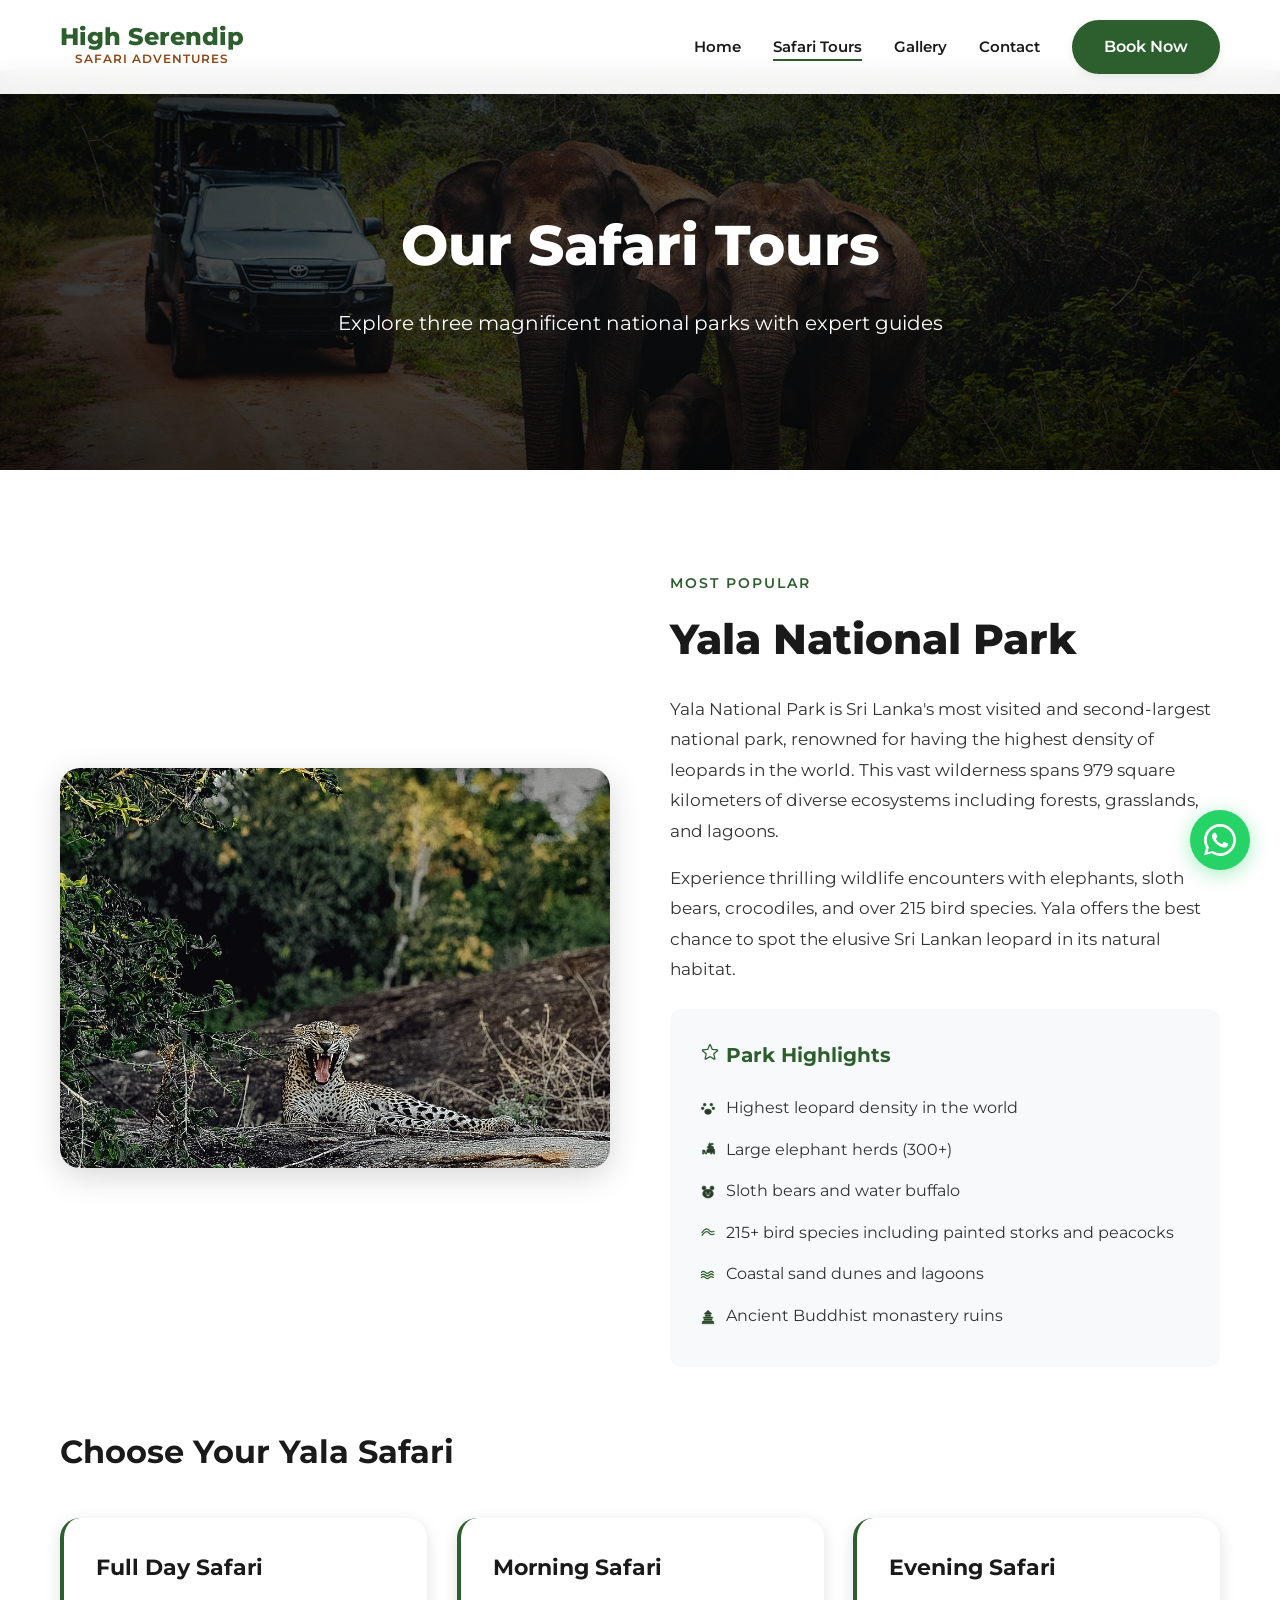
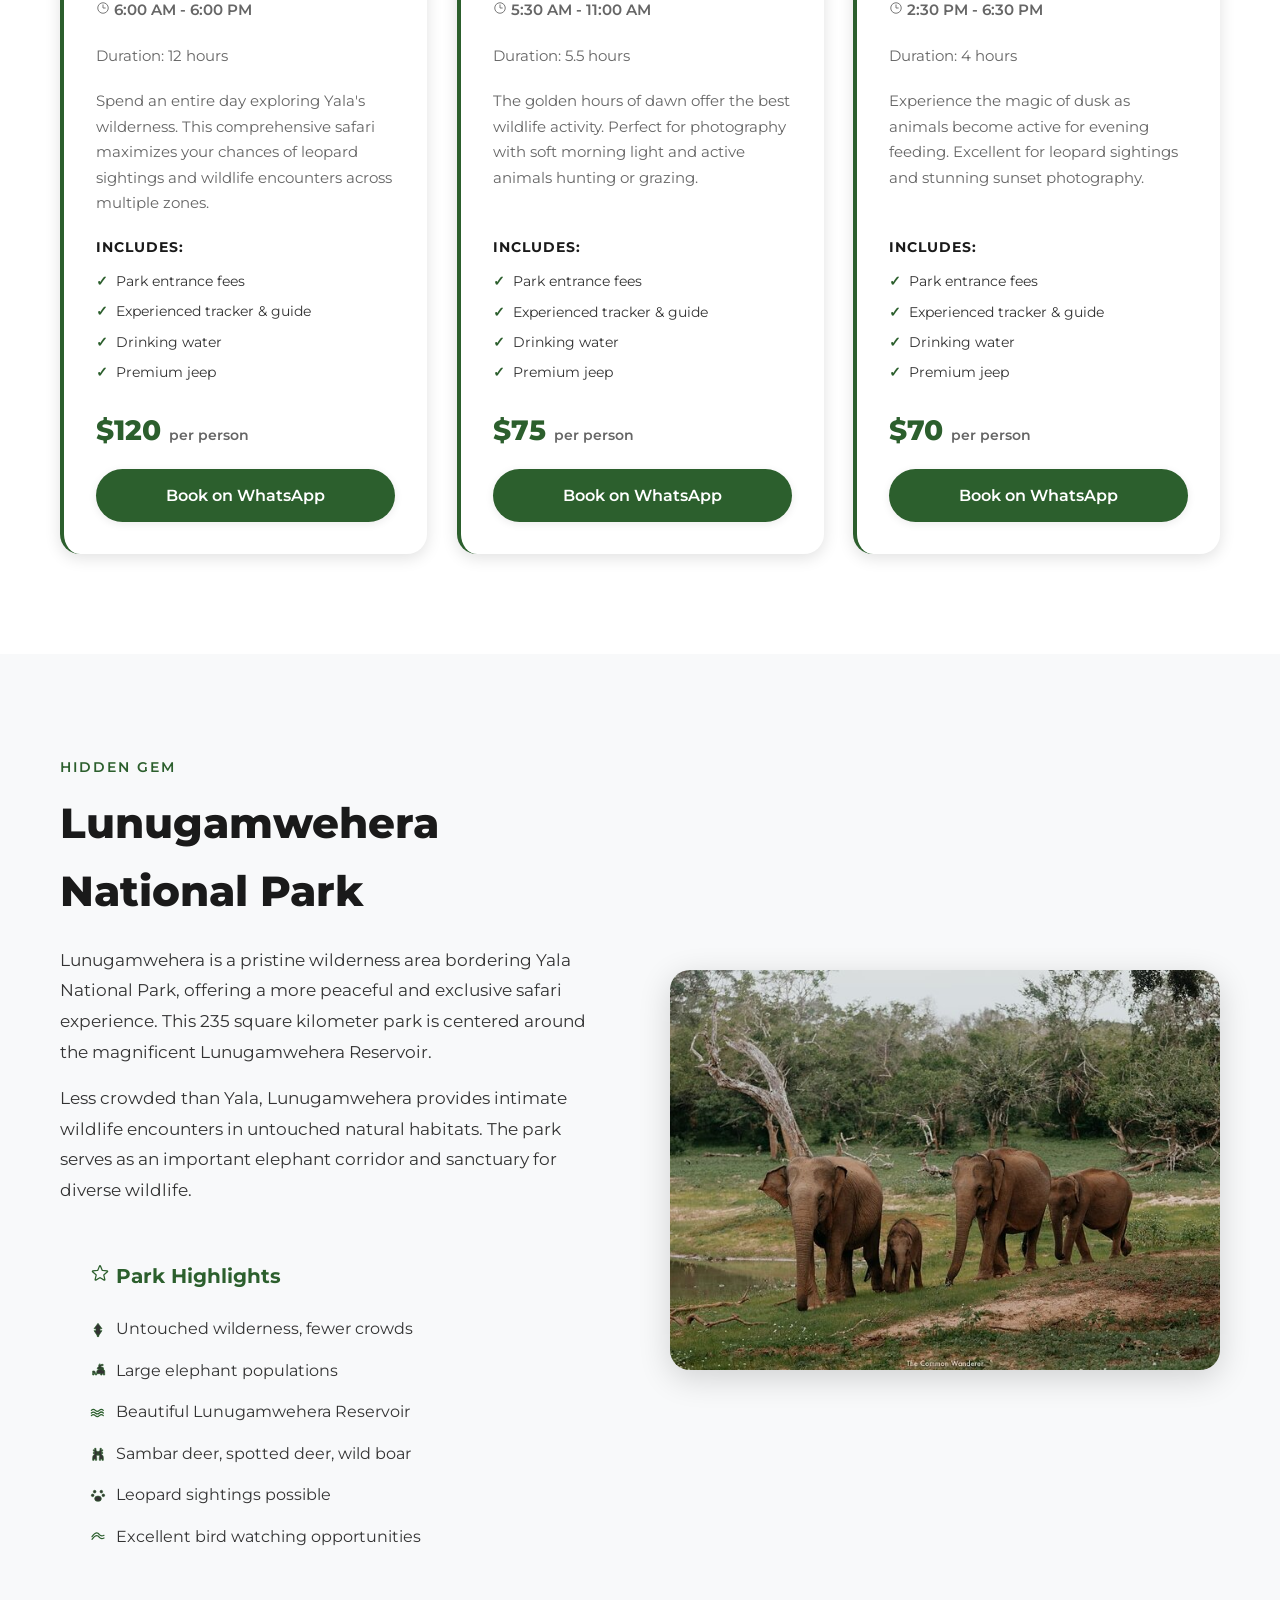
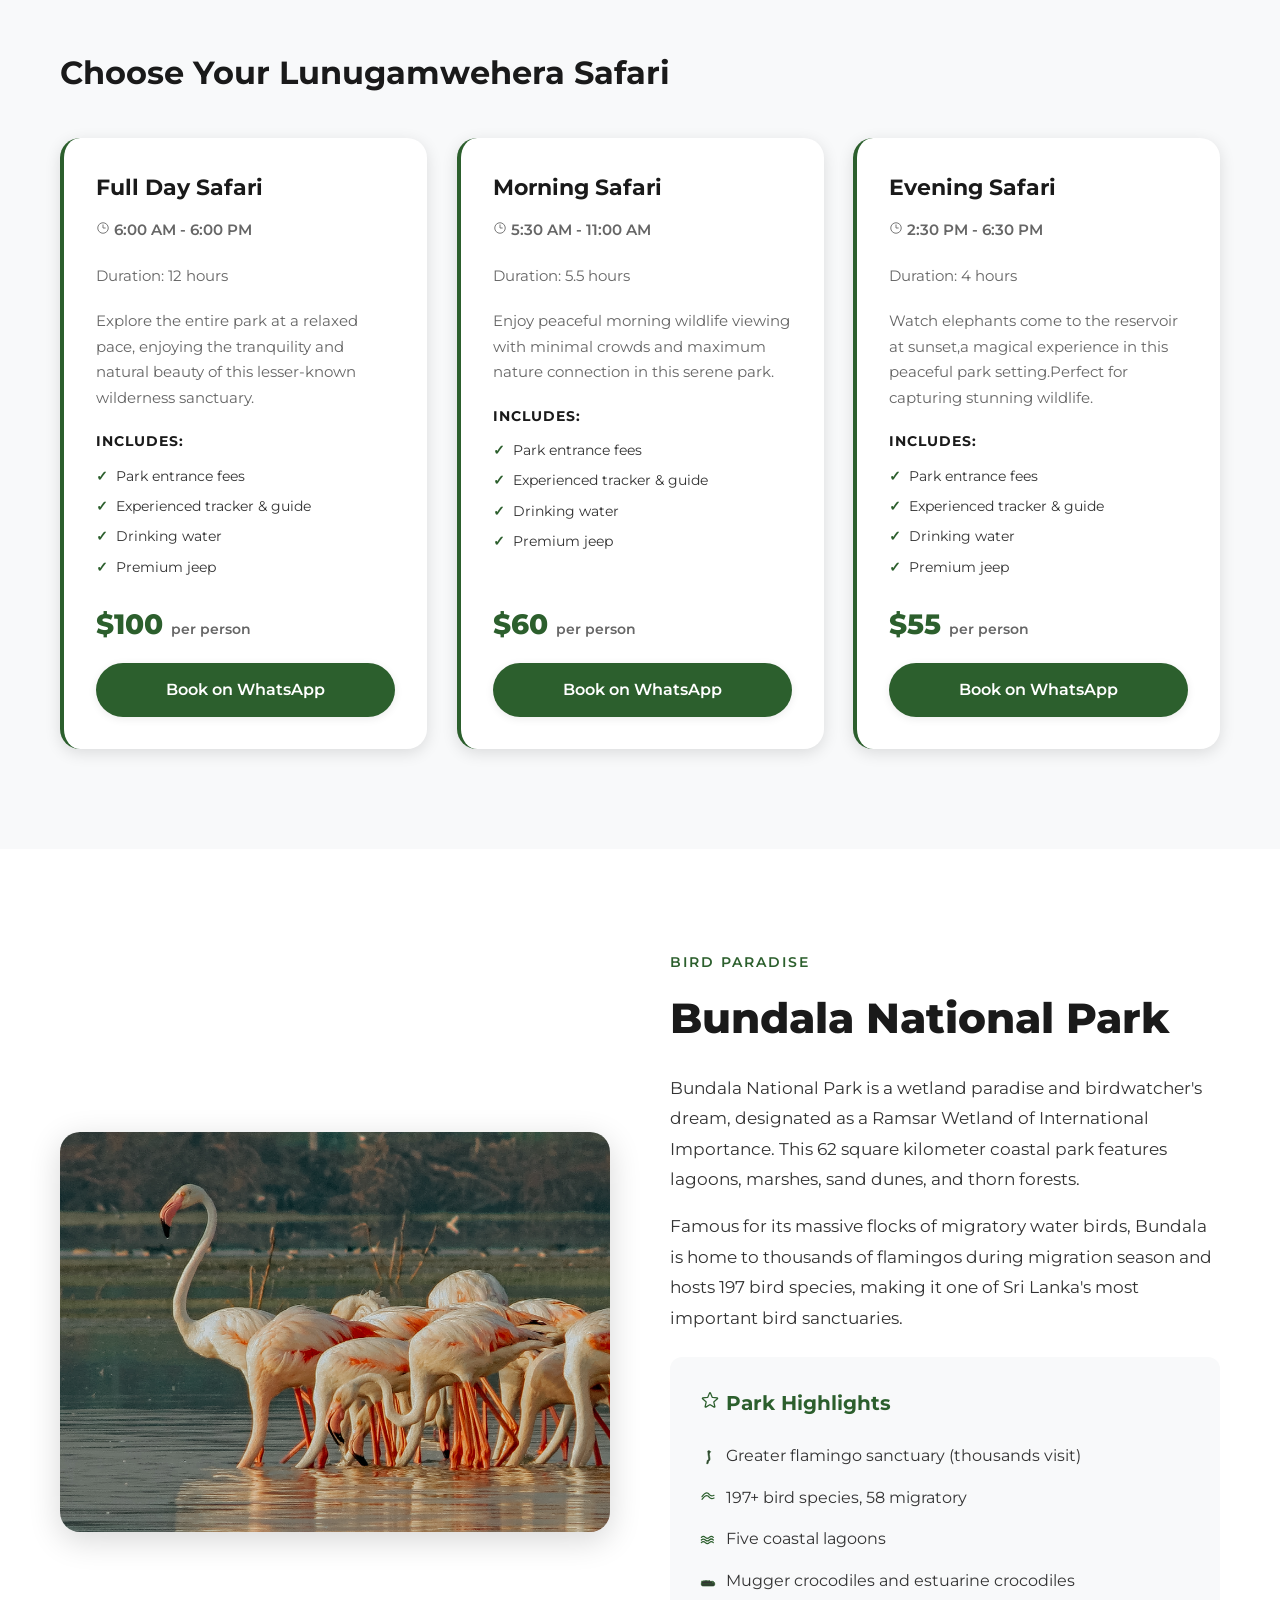
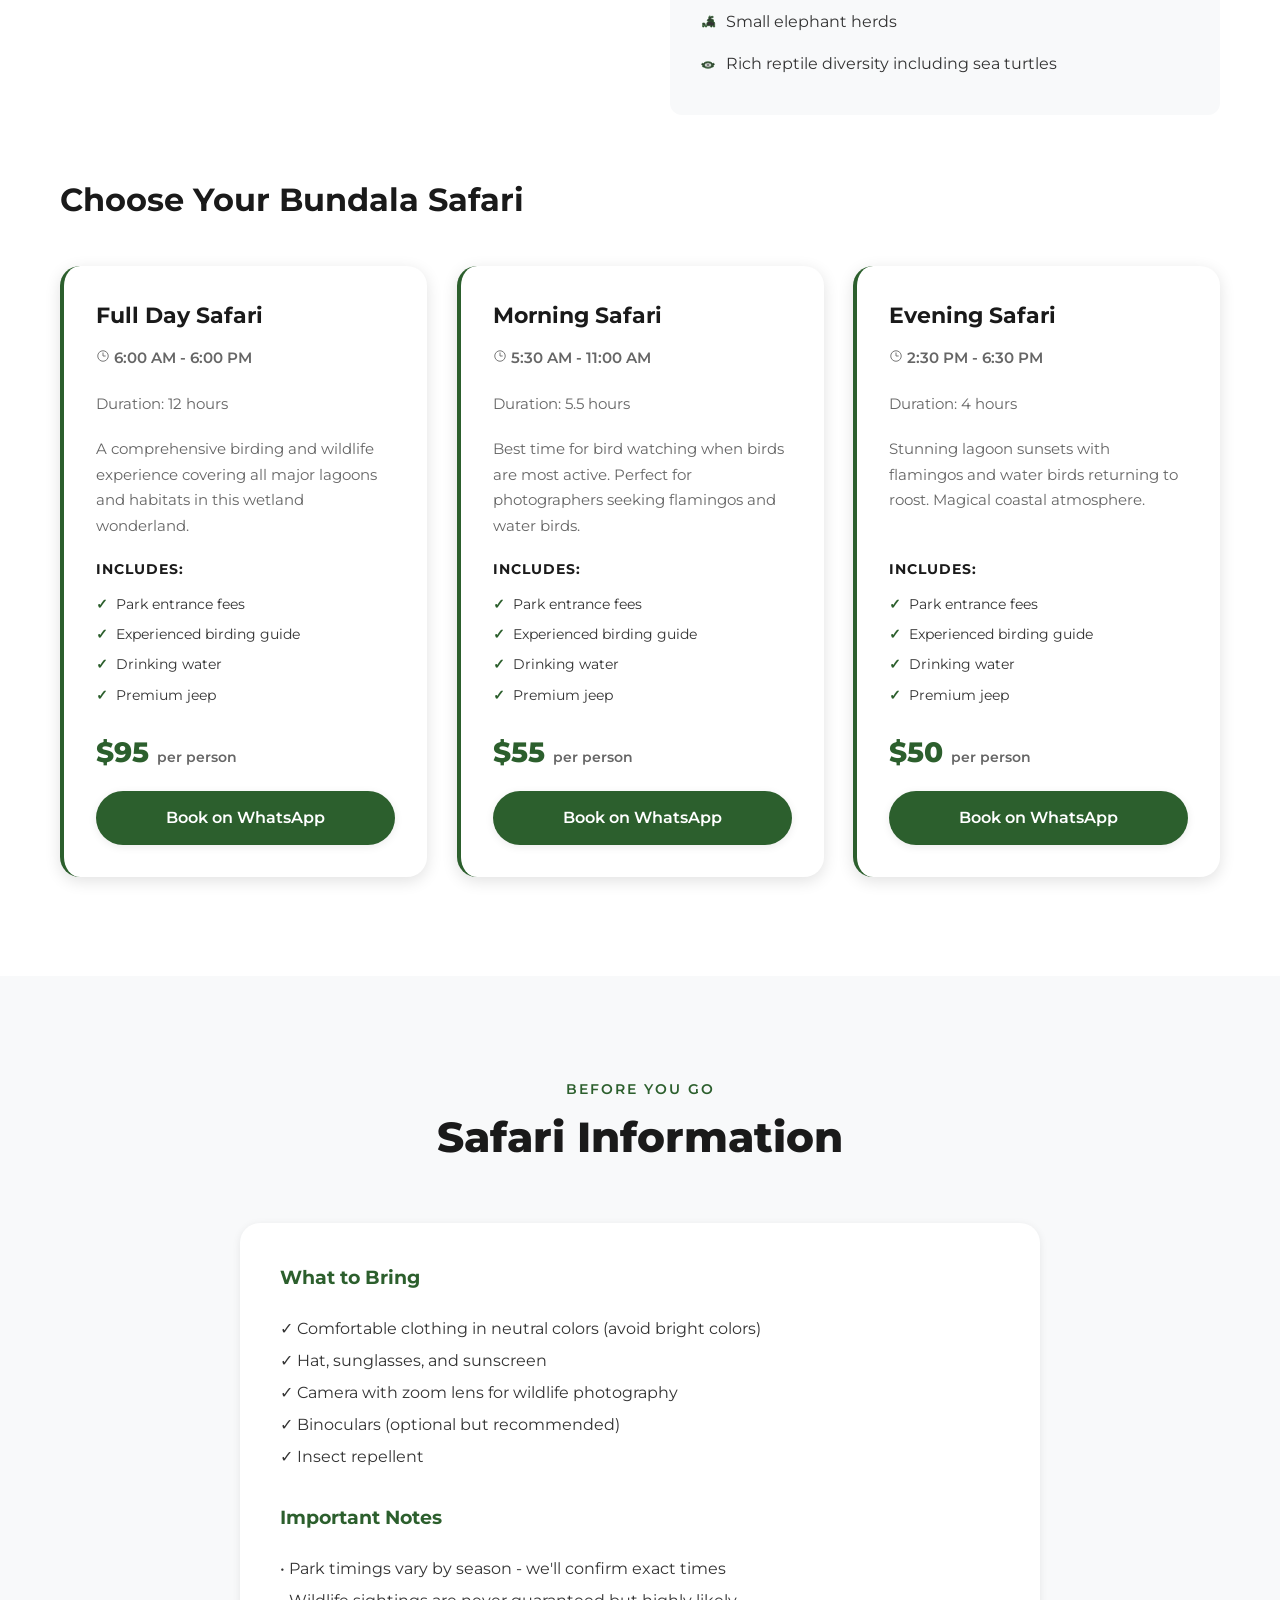
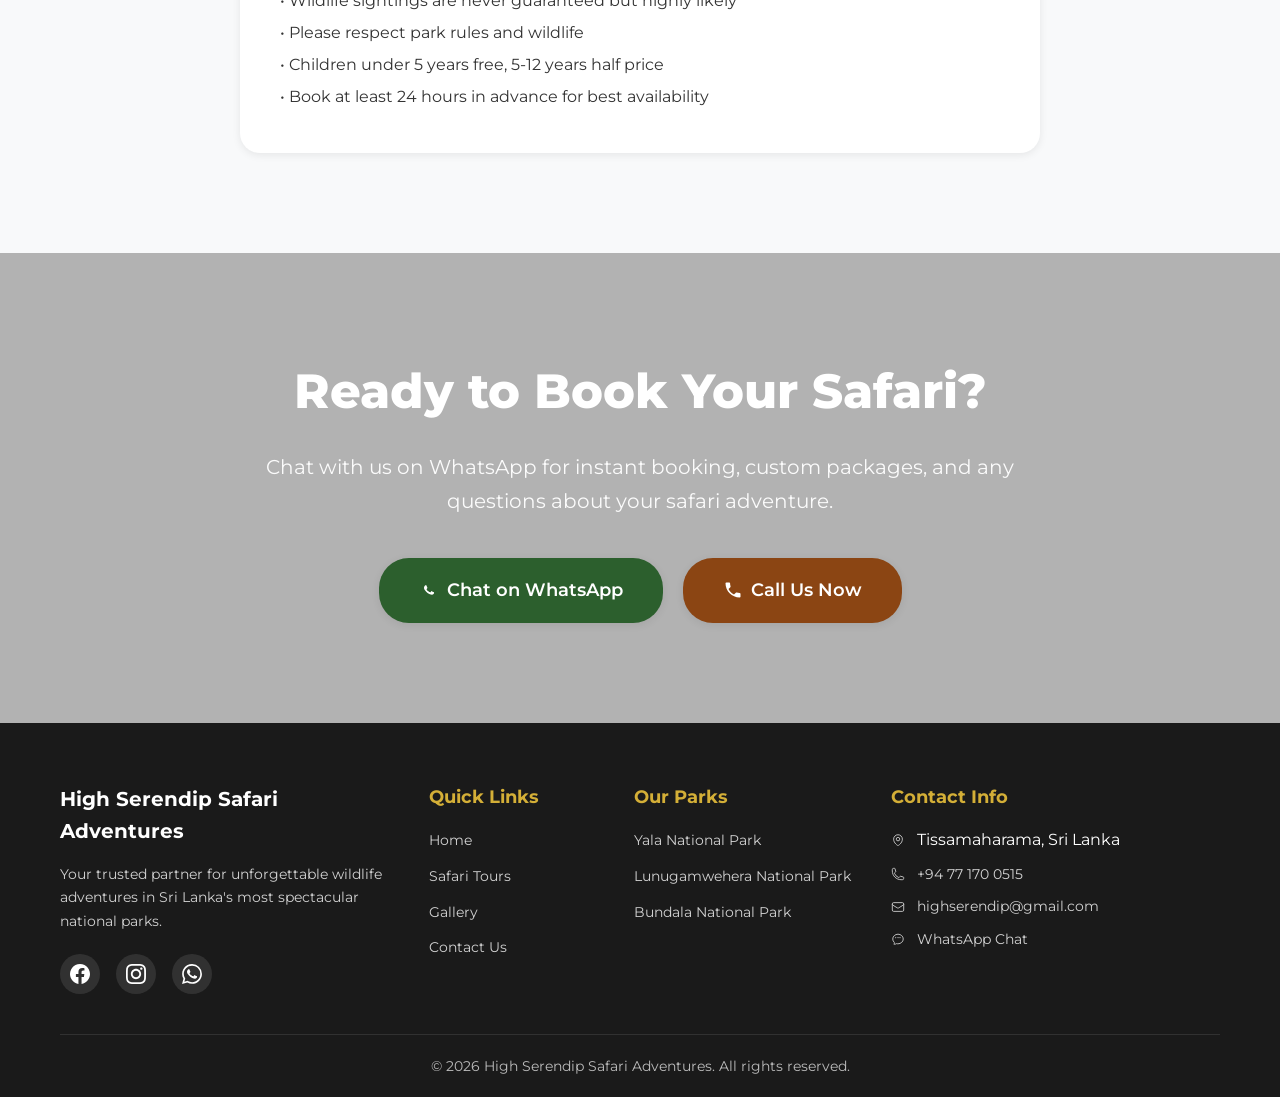
<file: tours/index.html>
<!doctype html><html lang="en"><head><meta charset="UTF-8"><meta content="width=device-width,initial-scale=1" name="viewport"><meta content="Safari Tours - Yala, Lunugamwehera & Bundala National Parks. Full day, morning and evening jeep safaris with High Serendip." name="description"><title>Safari Tours | High Serendip - Yala, Lunugamwehera & Bundala</title><link href="../favicon.svg" rel="icon" type="image/svg+xml"><link href="https://fonts.googleapis.com/css2?family=Montserrat:wght@400;600;700;800&family=Lora:wght@400;600&display=swap" rel="stylesheet"><link href="../styles.css" rel="stylesheet"><style>.page-hero{height:400px;background:radial-gradient(ellipse at center,rgba(0,0,0,.6),rgba(0,0,0,.85)),url('../images/top.jpg') center/cover;display:flex;align-items:center;justify-content:center;color:#fff;text-align:center;margin-top:70px}.page-hero h1{font-size:56px;font-weight:800;margin-bottom:16px}.page-hero p{font-size:20px;opacity:.95}.park-section{scroll-margin-top:100px}.park-header{display:grid;grid-template-columns:1fr 1fr;gap:60px;align-items:center;margin-bottom:60px}.park-header__image{border-radius:var(--radius-lg);overflow:hidden;box-shadow:var(--shadow-lg)}.park-header__image img{width:100%;height:400px;object-fit:cover}.park-header__content h2{font-size:42px;color:var(--color-dark);margin-bottom:20px;font-weight:800}.park-header__content p{font-size:17px;line-height:1.8;color:var(--color-text);margin-bottom:16px}.park-highlights{background:var(--color-light);padding:30px;border-radius:var(--radius-md);margin-top:24px}.park-highlights h3{font-size:20px;color:var(--color-primary);margin-bottom:16px;font-weight:700}.park-highlights ul li{padding:8px 0;font-size:16px;color:var(--color-text)}.safari-options{display:grid;grid-template-columns:repeat(auto-fit,minmax(320px,1fr));gap:30px;margin-top:40px}.safari-option{background:var(--color-white);padding:32px;border-radius:var(--radius-lg);box-shadow:var(--shadow-md);border-left:4px solid var(--color-primary);display:flex;flex-direction:column}.safari-option h4{font-size:22px;color:var(--color-dark);margin-bottom:12px;font-weight:700}.safari-option__time{color:var(--color-primary);font-weight:600;font-size:15px;margin-bottom:12px}.safari-option__duration{color:var(--color-text-light);font-size:14px;margin-bottom:16px}.safari-option p{font-size:15px;line-height:1.7;color:var(--color-text-light);margin-bottom:20px}.safari-option__includes{margin-bottom:20px;flex-grow:1}.safari-option .btn{align-self:center;text-align:center;display:block}.safari-option__includes h5{font-size:14px;font-weight:700;color:var(--color-dark);margin-bottom:8px;text-transform:uppercase;letter-spacing:1px}.safari-option__includes ul li{font-size:14px;padding:4px 0;padding-left:20px;position:relative}.safari-option__includes ul li::before{content:"✓";position:absolute;left:0;color:var(--color-primary);font-weight:700}.safari-option__price{font-size:28px;font-weight:800;color:var(--color-primary);margin-bottom:16px}.safari-option__price span{font-size:14px;font-weight:600;color:var(--color-text-light)}@media (max-width:992px){.park-header{grid-template-columns:1fr;gap:40px}.park-header__image img{height:350px}.safari-options{grid-template-columns:repeat(auto-fit,minmax(280px,1fr))}}@media (max-width:768px){.page-hero{height:280px;margin-top:60px}.page-hero h1{font-size:clamp(28px, 8vw, 42px)}.page-hero p{font-size:16px;padding:0 10px}.park-header{gap:30px}.park-header__content h2{font-size:28px}.park-header__content p{font-size:15px}.park-header__image img{height:260px}.park-highlights{padding:24px 20px}.park-highlights ul li{font-size:14px}.safari-options{grid-template-columns:1fr;gap:20px}.safari-option{padding:24px 20px}.safari-option h4{font-size:20px}.safari-option__price{font-size:24px}}@media (max-width:480px){.page-hero{height:240px;margin-top:60px}.page-hero h1{font-size:clamp(24px, 7vw, 32px)}.park-header__content h2{font-size:24px}.park-header__image img{height:200px}.safari-option{padding:20px 16px}}</style></head><body><div class="whatsapp-widget" id="whatsapp-widget"><div class="whatsapp-popup" id="whatsapp-popup"><div class="whatsapp-popup__header"><div class="whatsapp-popup__header-info"><div class="whatsapp-popup__avatar">HS</div><div><h4>High Serendip</h4><span class="whatsapp-popup__status"><span class="status-dot"></span> Typically replies within minutes</span></div></div><button aria-label="Close" class="whatsapp-popup__close" id="whatsapp-close">&times;</button></div><div class="whatsapp-popup__body"><div class="whatsapp-popup__message"><p>👋 Ayubowan! Welcome to <strong>High Serendip Safari Adventures</strong>.</p><p>How can we help you today? Whether you'd like to book a safari, ask about our tours, or need travel tips — we're here for you!</p><span class="whatsapp-popup__time">🟢 Online now</span></div></div><div class="whatsapp-popup__footer"><a href="https://wa.me/94771700515?text=Hi%2C%20I%27d%20like%20to%20know%20more%20about%20your%20safari%20tours" class="whatsapp-popup__cta" target="_blank"><svg fill="currentColor" viewBox="0 0 24 24" height="20" width="20"><path d="M17.472 14.382c-.297-.149-1.758-.867-2.03-.967-.273-.099-.471-.148-.67.15-.197.297-.767.966-.94 1.164-.173.199-.347.223-.644.075-.297-.15-1.255-.463-2.39-1.475-.883-.788-1.48-1.761-1.653-2.059-.173-.297-.018-.458.13-.606.134-.133.298-.347.446-.52.149-.174.198-.298.298-.497.099-.198.05-.371-.025-.52-.075-.149-.669-1.612-.916-2.207-.242-.579-.487-.5-.669-.51-.173-.008-.371-.01-.57-.01-.198 0-.52.074-.792.372-.272.297-1.04 1.016-1.04 2.479 0 1.462 1.065 2.875 1.213 3.074.149.198 2.096 3.2 5.077 4.487.709.306 1.262.489 1.694.625.712.227 1.36.195 1.871.118.571-.085 1.758-.719 2.006-1.413.248-.694.248-1.289.173-1.413-.074-.124-.272-.198-.57-.347z"/><path d="M12.031 1.001C5.933 1.001 1 5.933 1 12.032c0 1.942.513 3.855 1.489 5.554L1.004 23l5.588-1.465c1.638.893 3.49 1.365 5.439 1.365 6.099 0 11.031-4.932 11.031-11.032 0-2.948-1.148-5.72-3.233-7.806C17.751 2.149 14.979 1.001 12.031 1.001zm0 20.263c-1.704 0-3.376-.458-4.836-1.324l-.347-.205-3.595.943.959-3.499-.226-.359c-.951-1.511-1.453-3.258-1.453-5.055 0-5.194 4.228-9.422 9.422-9.422 2.516 0 4.881.981 6.663 2.764 1.782 1.782 2.764 4.147 2.764 6.663 0 5.194-4.229 9.422-9.423 9.422z"/></svg> Start Chat</a></div></div><button aria-label="Chat on WhatsApp" class="whatsapp-float" id="whatsapp-toggle"><svg fill="currentColor" viewBox="0 0 32 32" class="whatsapp-icon"><path d="M16 0C7.164 0 0 7.164 0 16c0 2.828.736 5.484 2.02 7.78L.076 31.268l7.732-2.028A15.906 15.906 0 0016 32c8.836 0 16-7.164 16-16S24.836 0 16 0zm0 29.2c-2.42 0-4.78-.66-6.844-1.908l-.492-.292-5.1 1.34 1.364-4.98-.32-.508A13.158 13.158 0 012.8 16c0-7.292 5.936-13.2 13.2-13.2 7.264 0 13.2 5.908 13.2 13.2S23.264 29.2 16 29.2zm7.232-9.88c-.396-.2-2.348-1.156-2.712-1.288-.364-.132-.628-.2-.892.2-.264.396-1.024 1.288-1.256 1.552-.232.264-.464.296-.86.1-.396-.2-1.672-.616-3.184-1.964-1.176-1.048-1.972-2.344-2.204-2.74-.232-.396-.024-.612.176-.808.18-.18.396-.464.596-.696.2-.232.264-.396.396-.66.132-.264.068-.496-.032-.696-.1-.2-.892-2.148-1.224-2.94-.324-.772-.652-.668-.892-.68-.232-.012-.496-.016-.76-.016s-.696.1-1.06.496c-.364.396-1.388 1.356-1.388 3.304s1.42 3.832 1.62 4.096c.2.264 2.788 4.256 6.756 5.968.944.408 1.68.652 2.256.836.948.3 1.808.256 2.488.156.76-.112 2.348-.96 2.68-1.888.332-.928.332-1.724.232-1.888-.1-.164-.364-.264-.76-.464z"/></svg> <svg fill="none" viewBox="0 0 24 24" stroke="currentColor" stroke-width="2.5" class="whatsapp-close-icon"><path d="M18 6L6 18M6 6l12 12"/></svg></button></div><header class="header" id="header"><nav class="container nav"><a href="../" class="nav__logo"><h2>High Serendip</h2><p>Safari Adventures</p></a><div class="nav__menu" id="nav-menu"><ul class="nav__list"><li class="nav__item"><a href="../" class="nav__link">Home</a></li><li class="nav__item"><a href="../tours" class="nav__link active">Safari Tours</a></li><li class="nav__item"><a href="../gallery" class="nav__link">Gallery</a></li><li class="nav__item"><a href="../contact" class="nav__link">Contact</a></li><li class="nav__item"><a href="https://wa.me/94771700515?text=Hi%2C%20I%27d%20like%20to%20book%20a%20safari%20tour" class="btn btn-primary">Book Now</a></li></ul></div><div class="nav__toggle" id="nav-toggle"><span></span> <span></span> <span></span></div></nav></header><section class="page-hero"><div class="container"><h1>Our Safari Tours</h1><p>Explore three magnificent national parks with expert guides</p></div></section><section class="section park-section" id="yala"><div class="container"><div class="park-header"><div class="park-header__image"><img alt="Yala National Park Leopard" src="../images/yala leopard.jpg"></div><div class="park-header__content"><span class="section__tag">Most Popular</span><h2>Yala National Park</h2><p>Yala National Park is Sri Lanka's most visited and second-largest national park, renowned for having the highest density of leopards in the world. This vast wilderness spans 979 square kilometers of diverse ecosystems including forests, grasslands, and lagoons.</p><p>Experience thrilling wildlife encounters with elephants, sloth bears, crocodiles, and over 215 bird species. Yala offers the best chance to spot the elusive Sri Lankan leopard in its natural habitat.</p><div class="park-highlights"><h3><svg fill="none" viewBox="0 0 24 24" height="20" width="20" stroke="currentColor" stroke-width="1.5"><path d="M11.48 3.499a.562.562 0 0 1 1.04 0l2.125 5.111a.563.563 0 0 0 .475.345l5.518.442c.499.04.701.663.321.988l-4.204 3.602a.563.563 0 0 0-.182.557l1.285 5.385a.562.562 0 0 1-.84.61l-4.725-2.885a.562.562 0 0 0-.586 0L6.982 20.54a.562.562 0 0 1-.84-.61l1.285-5.386a.562.562 0 0 0-.182-.557l-4.204-3.602a.562.562 0 0 1 .321-.988l5.518-.442a.563.563 0 0 0 .475-.345L11.48 3.5Z"/></svg> Park Highlights</h3><ul><li><svg fill="currentColor" viewBox="0 0 24 24" height="16" width="16"><circle cx="7" cy="5.5" r="2"/><circle cx="17" cy="5.5" r="2"/><circle cx="4" cy="11" r="2"/><circle cx="20" cy="11" r="2"/><ellipse cx="12" cy="16" rx="5" ry="4"/></svg> Highest leopard density in the world</li><li><svg fill="currentColor" viewBox="0 0 24 24" height="16" width="16"><path d="M20 7c-1.5 0-2.7.8-3.2 2H15c-2.8 0-5 2.2-5 5v2H8v-2c0-1.1-.9-2-2-2H4v6h2v-2h2v2h2v-2h6v2h2v-2h2v2h2v-6c0-1.1-.9-2-2-2v-1c0-1.7-1.3-3-3-3h-1l1-2h2c.6 0 1-.4 1-1V3c0-.6-.4-1-1-1h-1c-1.4 0-2.7.6-3.6 1.5C13.8 2.5 15 1 15 1s-2 1-2 3c0 .7.2 1.4.6 2H13c-1.1 0-2 .9-2 2v1h6c.6 0 1 .4 1 1v1h2ZM7 15.5a1 1 0 1 1-2 0 1 1 0 0 1 2 0Z"/></svg> Large elephant herds (300+)</li><li><svg fill="currentColor" viewBox="0 0 24 24" height="16" width="16"><circle cx="6" cy="6" r="3"/><circle cx="18" cy="6" r="3"/><rect height="13" rx="8" width="16" x="4" y="8"/><circle cx="9" cy="13" r="1.5" fill="white"/><circle cx="15" cy="13" r="1.5" fill="white"/><ellipse cx="12" cy="16.5" rx="2.5" ry="1.8" fill="white"/><circle cx="9" cy="13" r="0.7"/><circle cx="15" cy="13" r="0.7"/><ellipse cx="12" cy="15.8" rx="1" ry="0.7"/></svg> Sloth bears and water buffalo</li><li><svg fill="none" viewBox="0 0 24 24" height="16" width="16" stroke="currentColor" stroke-width="1.8" stroke-linecap="round"><path d="M3 14c3-4 6-7 9-5s3 6 9 3"/><path d="M3 10c3-4 6-7 9-5s3 6 9 3"/></svg> 215+ bird species including painted storks and peacocks</li><li><svg fill="none" viewBox="0 0 24 24" height="16" width="16" stroke="currentColor" stroke-width="1.8" stroke-linecap="round"><path d="M2 8c2-2 4-2 6 0s4 2 6 0 4-2 6 0"/><path d="M2 12c2-2 4-2 6 0s4 2 6 0 4-2 6 0"/><path d="M2 16c2-2 4-2 6 0s4 2 6 0 4-2 6 0"/></svg> Coastal sand dunes and lagoons</li><li><svg fill="currentColor" viewBox="0 0 24 24" height="16" width="16"><path d="M12 2L8 6h8l-4-4Z"/><rect height="2" rx="0.5" width="10" x="7" y="6"/><rect height="2" rx="0.5" width="8" x="8" y="9"/><rect height="2" rx="0.5" width="14" x="5" y="12"/><rect height="2" rx="0.5" width="12" x="6" y="15"/><rect height="2" rx="0.5" width="16" x="4" y="18"/><rect height="2" rx="0.5" width="18" x="3" y="20"/></svg> Ancient Buddhist monastery ruins</li></ul></div></div></div><h3 style="font-size:32px;margin-bottom:30px;color:var(--color-dark);font-weight:700">Choose Your Yala Safari</h3><div class="safari-options"><div class="safari-option"><h4>Full Day Safari</h4><p class="safari-option__time"><svg fill="none" viewBox="0 0 24 24" height="14" width="14" stroke="currentColor" stroke-width="1.5"><path d="M12 6v6h4.5m4.5 0a9 9 0 1 1-18 0 9 9 0 0 1 18 0Z"/></svg> 6:00 AM - 6:00 PM</p><p class="safari-option__duration">Duration: 12 hours</p><p>Spend an entire day exploring Yala's wilderness. This comprehensive safari maximizes your chances of leopard sightings and wildlife encounters across multiple zones.</p><div class="safari-option__includes"><h5>Includes:</h5><ul><li>Park entrance fees</li><li>Experienced tracker & guide</li><li>Drinking water</li><li>Premium jeep</li></ul></div><div class="safari-option__price">$120 <span>per person</span></div><a href="https://wa.me/94771700515?text=I%27d%20like%20to%20book%20a%20Full%20Day%20Yala%20Safari" class="btn btn-primary" style="width:100%">Book on WhatsApp</a></div><div class="safari-option"><h4>Morning Safari</h4><p class="safari-option__time"><svg fill="none" viewBox="0 0 24 24" height="14" width="14" stroke="currentColor" stroke-width="1.5"><path d="M12 6v6h4.5m4.5 0a9 9 0 1 1-18 0 9 9 0 0 1 18 0Z"/></svg> 5:30 AM - 11:00 AM</p><p class="safari-option__duration">Duration: 5.5 hours</p><p>The golden hours of dawn offer the best wildlife activity. Perfect for photography with soft morning light and active animals hunting or grazing.</p><div class="safari-option__includes"><br><h5>Includes:</h5><ul><li>Park entrance fees</li><li>Experienced tracker & guide</li><li>Drinking water</li><li>Premium jeep</li></ul></div><div class="safari-option__price">$75 <span>per person</span></div><a href="https://wa.me/94771700515?text=I%27d%20like%20to%20book%20a%20Morning%20Yala%20Safari" class="btn btn-primary" style="width:100%">Book on WhatsApp</a></div><div class="safari-option"><h4>Evening Safari</h4><p class="safari-option__time"><svg fill="none" viewBox="0 0 24 24" height="14" width="14" stroke="currentColor" stroke-width="1.5"><path d="M12 6v6h4.5m4.5 0a9 9 0 1 1-18 0 9 9 0 0 1 18 0Z"/></svg> 2:30 PM - 6:30 PM</p><p class="safari-option__duration">Duration: 4 hours</p><p>Experience the magic of dusk as animals become active for evening feeding. Excellent for leopard sightings and stunning sunset photography.</p><div class="safari-option__includes"><br><h5>Includes:</h5><ul><li>Park entrance fees</li><li>Experienced tracker & guide</li><li>Drinking water</li><li>Premium jeep</li></ul></div><div class="safari-option__price">$70 <span>per person</span></div><a href="https://wa.me/94771700515?text=I%27d%20like%20to%20book%20an%20Evening%20Yala%20Safari" class="btn btn-primary" style="width:100%">Book on WhatsApp</a></div></div></div></section><section class="section park-section bg-light" id="lunugamwehera"><div class="container"><div class="park-header"><div class="park-header__content"><span class="section__tag">Hidden Gem</span><h2>Lunugamwehera National Park</h2><p>Lunugamwehera is a pristine wilderness area bordering Yala National Park, offering a more peaceful and exclusive safari experience. This 235 square kilometer park is centered around the magnificent Lunugamwehera Reservoir.</p><p>Less crowded than Yala, Lunugamwehera provides intimate wildlife encounters in untouched natural habitats. The park serves as an important elephant corridor and sanctuary for diverse wildlife.</p><div class="park-highlights"><h3><svg fill="none" viewBox="0 0 24 24" height="20" width="20" stroke="currentColor" stroke-width="1.5"><path d="M11.48 3.499a.562.562 0 0 1 1.04 0l2.125 5.111a.563.563 0 0 0 .475.345l5.518.442c.499.04.701.663.321.988l-4.204 3.602a.563.563 0 0 0-.182.557l1.285 5.385a.562.562 0 0 1-.84.61l-4.725-2.885a.562.562 0 0 0-.586 0L6.982 20.54a.562.562 0 0 1-.84-.61l1.285-5.386a.562.562 0 0 0-.182-.557l-4.204-3.602a.562.562 0 0 1 .321-.988l5.518-.442a.563.563 0 0 0 .475-.345L11.48 3.5Z"/></svg> Park Highlights</h3><ul><li><svg fill="currentColor" viewBox="0 0 24 24" height="16" width="16"><path d="M12 2L6 10h3v3H6l6 9 6-9h-3v-3h3L12 2Z"/><rect height="3" rx="0.5" width="2" x="11" y="19"/></svg> Untouched wilderness, fewer crowds</li><li><svg fill="currentColor" viewBox="0 0 24 24" height="16" width="16"><path d="M20 7c-1.5 0-2.7.8-3.2 2H15c-2.8 0-5 2.2-5 5v2H8v-2c0-1.1-.9-2-2-2H4v6h2v-2h2v2h2v-2h6v2h2v-2h2v2h2v-6c0-1.1-.9-2-2-2v-1c0-1.7-1.3-3-3-3h-1l1-2h2c.6 0 1-.4 1-1V3c0-.6-.4-1-1-1h-1c-1.4 0-2.7.6-3.6 1.5C13.8 2.5 15 1 15 1s-2 1-2 3c0 .7.2 1.4.6 2H13c-1.1 0-2 .9-2 2v1h6c.6 0 1 .4 1 1v1h2ZM7 15.5a1 1 0 1 1-2 0 1 1 0 0 1 2 0Z"/></svg> Large elephant populations</li><li><svg fill="none" viewBox="0 0 24 24" height="16" width="16" stroke="currentColor" stroke-width="1.8" stroke-linecap="round"><path d="M2 8c2-2 4-2 6 0s4 2 6 0 4-2 6 0"/><path d="M2 12c2-2 4-2 6 0s4 2 6 0 4-2 6 0"/><path d="M2 16c2-2 4-2 6 0s4 2 6 0 4-2 6 0"/></svg> Beautiful Lunugamwehera Reservoir</li><li><svg fill="currentColor" viewBox="0 0 24 24" height="16" width="16"><path d="M7 2v3l-2-1v2l2 1v1H5v2h2v1c-2 1-3 3-3 5v4h2v-2h2v2h2v-4c0-1-.2-2-.6-2.8L12 12l2.6 1.2c-.4.8-.6 1.8-.6 2.8v4h2v-2h2v2h2v-4c0-2-1-4-3-5v-1h2V8h-2V7l2-1V4l-2 1V2h-2v3.5L12 7l-3-1.5V2H7Z"/><circle cx="12" cy="10" r="1.5"/></svg> Sambar deer, spotted deer, wild boar</li><li><svg fill="currentColor" viewBox="0 0 24 24" height="16" width="16"><circle cx="7" cy="5.5" r="2"/><circle cx="17" cy="5.5" r="2"/><circle cx="4" cy="11" r="2"/><circle cx="20" cy="11" r="2"/><ellipse cx="12" cy="16" rx="5" ry="4"/></svg> Leopard sightings possible</li><li><svg fill="none" viewBox="0 0 24 24" height="16" width="16" stroke="currentColor" stroke-width="1.8" stroke-linecap="round"><path d="M3 14c3-4 6-7 9-5s3 6 9 3"/><path d="M3 10c3-4 6-7 9-5s3 6 9 3"/></svg> Excellent bird watching opportunities</li></ul></div></div><div class="park-header__image"><img alt="Lunugamwehera National Park" src="../images/lunugamwehera-elephants.jpg"></div></div><h3 style="font-size:32px;margin-bottom:30px;color:var(--color-dark);font-weight:700">Choose Your Lunugamwehera Safari</h3><div class="safari-options"><div class="safari-option"><h4>Full Day Safari</h4><p class="safari-option__time"><svg fill="none" viewBox="0 0 24 24" height="14" width="14" stroke="currentColor" stroke-width="1.5"><path d="M12 6v6h4.5m4.5 0a9 9 0 1 1-18 0 9 9 0 0 1 18 0Z"/></svg> 6:00 AM - 6:00 PM</p><p class="safari-option__duration">Duration: 12 hours</p><p>Explore the entire park at a relaxed pace, enjoying the tranquility and natural beauty of this lesser-known wilderness sanctuary.</p><div class="safari-option__includes"><h5>Includes:</h5><ul><li>Park entrance fees</li><li>Experienced tracker & guide</li><li>Drinking water</li><li>Premium jeep</li></ul></div><div class="safari-option__price">$100 <span>per person</span></div><a href="https://wa.me/94771700515?text=I%27d%20like%20to%20book%20a%20Full%20Day%20Lunugamwehera%20Safari" class="btn btn-primary" style="width:100%">Book on WhatsApp</a></div><div class="safari-option"><h4>Morning Safari</h4><p class="safari-option__time"><svg fill="none" viewBox="0 0 24 24" height="14" width="14" stroke="currentColor" stroke-width="1.5"><path d="M12 6v6h4.5m4.5 0a9 9 0 1 1-18 0 9 9 0 0 1 18 0Z"/></svg> 5:30 AM - 11:00 AM</p><p class="safari-option__duration">Duration: 5.5 hours</p><p>Enjoy peaceful morning wildlife viewing with minimal crowds and maximum nature connection in this serene park.</p><div class="safari-option__includes"><h5>Includes:</h5><ul><li>Park entrance fees</li><li>Experienced tracker & guide</li><li>Drinking water</li><li>Premium jeep</li></ul></div><div class="safari-option__price">$60 <span>per person</span></div><a href="https://wa.me/94771700515?text=I%27d%20like%20to%20book%20a%20Morning%20Lunugamwehera%20Safari" class="btn btn-primary" style="width:100%">Book on WhatsApp</a></div><div class="safari-option"><h4>Evening Safari</h4><p class="safari-option__time"><svg fill="none" viewBox="0 0 24 24" height="14" width="14" stroke="currentColor" stroke-width="1.5"><path d="M12 6v6h4.5m4.5 0a9 9 0 1 1-18 0 9 9 0 0 1 18 0Z"/></svg> 2:30 PM - 6:30 PM</p><p class="safari-option__duration">Duration: 4 hours</p><p>Watch elephants come to the reservoir at sunset,a magical experience in this peaceful park setting.Perfect for capturing stunning wildlife.</p><div class="safari-option__includes"><h5>Includes:</h5><ul><li>Park entrance fees</li><li>Experienced tracker & guide</li><li>Drinking water</li><li>Premium jeep</li></ul></div><div class="safari-option__price">$55 <span>per person</span></div><a href="https://wa.me/94771700515?text=I%27d%20like%20to%20book%20an%20Evening%20Lunugamwehera%20Safari" class="btn btn-primary" style="width:100%">Book on WhatsApp</a></div></div></div></section><section class="section park-section" id="bundala"><div class="container"><div class="park-header"><div class="park-header__image"><img alt="Bundala National Park" src="../images/bundala birds.jpg"></div><div class="park-header__content"><span class="section__tag">Bird Paradise</span><h2>Bundala National Park</h2><p>Bundala National Park is a wetland paradise and birdwatcher's dream, designated as a Ramsar Wetland of International Importance. This 62 square kilometer coastal park features lagoons, marshes, sand dunes, and thorn forests.</p><p>Famous for its massive flocks of migratory water birds, Bundala is home to thousands of flamingos during migration season and hosts 197 bird species, making it one of Sri Lanka's most important bird sanctuaries.</p><div class="park-highlights"><h3><svg fill="none" viewBox="0 0 24 24" height="20" width="20" stroke="currentColor" stroke-width="1.5"><path d="M11.48 3.499a.562.562 0 0 1 1.04 0l2.125 5.111a.563.563 0 0 0 .475.345l5.518.442c.499.04.701.663.321.988l-4.204 3.602a.563.563 0 0 0-.182.557l1.285 5.385a.562.562 0 0 1-.84.61l-4.725-2.885a.562.562 0 0 0-.586 0L6.982 20.54a.562.562 0 0 1-.84-.61l1.285-5.386a.562.562 0 0 0-.182-.557l-4.204-3.602a.562.562 0 0 1 .321-.988l5.518-.442a.563.563 0 0 0 .475-.345L11.48 3.5Z"/></svg> Park Highlights</h3><ul><li><svg fill="currentColor" viewBox="0 0 24 24" height="16" width="16"><path d="M14 3c0 0-2 1-2 4s1 4 1 7c0 2-1 3-1 3h-1l-1 5h2l1-4c1 0 2-1 2-3 0-3-1-5-1-7s2-4 2-4l-2-1z"/><circle cx="13" cy="4" r="1.5"/></svg> Greater flamingo sanctuary (thousands visit)</li><li><svg fill="none" viewBox="0 0 24 24" height="16" width="16" stroke="currentColor" stroke-width="1.8" stroke-linecap="round"><path d="M3 14c3-4 6-7 9-5s3 6 9 3"/><path d="M3 10c3-4 6-7 9-5s3 6 9 3"/></svg> 197+ bird species, 58 migratory</li><li><svg fill="none" viewBox="0 0 24 24" height="16" width="16" stroke="currentColor" stroke-width="1.8" stroke-linecap="round"><path d="M2 8c2-2 4-2 6 0s4 2 6 0 4-2 6 0"/><path d="M2 12c2-2 4-2 6 0s4 2 6 0 4-2 6 0"/><path d="M2 16c2-2 4-2 6 0s4 2 6 0 4-2 6 0"/></svg> Five coastal lagoons</li><li><svg fill="currentColor" viewBox="0 0 24 24" height="16" width="16"><path d="M2 11h3l1-1.5 1 1.5 1-1.5 1 1.5 1-1.5 1 1.5 1-1.5 1 1.5 1-1.5L15 11h3c2 0 4 1 4 3v1H2v-1c0-2 1-3 2-3z"/><path d="M2 15h20v1c0 1-1 2-3 2H5c-2 0-3-1-3-2v-1z"/><circle cx="19" cy="12" r="1" fill="white"/><circle cx="19" cy="12" r="0.4"/></svg> Mugger crocodiles and estuarine crocodiles</li><li><svg fill="currentColor" viewBox="0 0 24 24" height="16" width="16"><path d="M20 7c-1.5 0-2.7.8-3.2 2H15c-2.8 0-5 2.2-5 5v2H8v-2c0-1.1-.9-2-2-2H4v6h2v-2h2v2h2v-2h6v2h2v-2h2v2h2v-6c0-1.1-.9-2-2-2v-1c0-1.7-1.3-3-3-3h-1l1-2h2c.6 0 1-.4 1-1V3c0-.6-.4-1-1-1h-1c-1.4 0-2.7.6-3.6 1.5C13.8 2.5 15 1 15 1s-2 1-2 3c0 .7.2 1.4.6 2H13c-1.1 0-2 .9-2 2v1h6c.6 0 1 .4 1 1v1h2ZM7 15.5a1 1 0 1 1-2 0 1 1 0 0 1 2 0Z"/></svg> Small elephant herds</li><li><svg fill="currentColor" viewBox="0 0 24 24" height="16" width="16"><ellipse cx="12" cy="12" rx="7" ry="5"/><ellipse cx="12" cy="12" rx="5" ry="3.5" fill="white"/><path d="M9 10l3 2 3-2M9 14l3-2 3 2" fill="none" stroke="currentColor" stroke-width="0.8"/><line stroke="currentColor" stroke-width="0.8" x1="12" x2="12" y1="9" y2="15"/><circle cx="4" cy="11" r="1.5"/><circle cx="20" cy="11" r="1.5"/><circle cx="5" cy="14" r="1.2"/><circle cx="19" cy="14" r="1.2"/><path d="M5 12l-2-1M19 12l2-1" fill="none" stroke="currentColor" stroke-width="1"/></svg> Rich reptile diversity including sea turtles</li></ul></div></div></div><h3 style="font-size:32px;margin-bottom:30px;color:var(--color-dark);font-weight:700">Choose Your Bundala Safari</h3><div class="safari-options"><div class="safari-option"><h4>Full Day Safari</h4><p class="safari-option__time"><svg fill="none" viewBox="0 0 24 24" height="14" width="14" stroke="currentColor" stroke-width="1.5"><path d="M12 6v6h4.5m4.5 0a9 9 0 1 1-18 0 9 9 0 0 1 18 0Z"/></svg> 6:00 AM - 6:00 PM</p><p class="safari-option__duration">Duration: 12 hours</p><p>A comprehensive birding and wildlife experience covering all major lagoons and habitats in this wetland wonderland.</p><div class="safari-option__includes"><h5>Includes:</h5><ul><li>Park entrance fees</li><li>Experienced birding guide</li><li>Drinking water</li><li>Premium jeep</li></ul></div><div class="safari-option__price">$95 <span>per person</span></div><a href="https://wa.me/94771700515?text=I%27d%20like%20to%20book%20a%20Full%20Day%20Bundala%20Safari" class="btn btn-primary" style="width:100%">Book on WhatsApp</a></div><div class="safari-option"><h4>Morning Safari</h4><p class="safari-option__time"><svg fill="none" viewBox="0 0 24 24" height="14" width="14" stroke="currentColor" stroke-width="1.5"><path d="M12 6v6h4.5m4.5 0a9 9 0 1 1-18 0 9 9 0 0 1 18 0Z"/></svg> 5:30 AM - 11:00 AM</p><p class="safari-option__duration">Duration: 5.5 hours</p><p>Best time for bird watching when birds are most active. Perfect for photographers seeking flamingos and water birds.</p><div class="safari-option__includes"><h5>Includes:</h5><ul><li>Park entrance fees</li><li>Experienced birding guide</li><li>Drinking water</li><li>Premium jeep</li></ul></div><div class="safari-option__price">$55 <span>per person</span></div><a href="https://wa.me/94771700515?text=I%27d%20like%20to%20book%20a%20Morning%20Bundala%20Safari" class="btn btn-primary" style="width:100%">Book on WhatsApp</a></div><div class="safari-option"><h4>Evening Safari</h4><p class="safari-option__time"><svg fill="none" viewBox="0 0 24 24" height="14" width="14" stroke="currentColor" stroke-width="1.5"><path d="M12 6v6h4.5m4.5 0a9 9 0 1 1-18 0 9 9 0 0 1 18 0Z"/></svg> 2:30 PM - 6:30 PM</p><p class="safari-option__duration">Duration: 4 hours</p><p>Stunning lagoon sunsets with flamingos and water birds returning to roost. Magical coastal atmosphere.</p><div class="safari-option__includes"><br><h5>Includes:</h5><ul><li>Park entrance fees</li><li>Experienced birding guide</li><li>Drinking water</li><li>Premium jeep</li></ul></div><div class="safari-option__price">$50 <span>per person</span></div><a href="https://wa.me/94771700515?text=I%27d%20like%20to%20book%20an%20Evening%20Bundala%20Safari" class="btn btn-primary" style="width:100%">Book on WhatsApp</a></div></div></div></section><section class="section bg-light"><div class="container"><div class="centered section__header"><span class="section__tag">Before You Go</span><h2 class="section__title">Safari Information</h2></div><div style="max-width:800px;margin:0 auto"><div style="background:#fff;padding:40px;border-radius:var(--radius-lg);box-shadow:var(--shadow-sm)"><h3 style="color:var(--color-primary);margin-bottom:20px">What to Bring</h3><ul style="margin-bottom:30px;line-height:2"><li>✓ Comfortable clothing in neutral colors (avoid bright colors)</li><li>✓ Hat, sunglasses, and sunscreen</li><li>✓ Camera with zoom lens for wildlife photography</li><li>✓ Binoculars (optional but recommended)</li><li>✓ Insect repellent</li></ul><h3 style="color:var(--color-primary);margin-bottom:20px">Important Notes</h3><ul style="line-height:2"><li>• Park timings vary by season - we'll confirm exact times</li><li>• Wildlife sightings are never guaranteed but highly likely</li><li>• Please respect park rules and wildlife</li><li>• Children under 5 years free, 5-12 years half price</li><li>• Book at least 24 hours in advance for best availability</li></ul></div></div></div></section><section class="section cta"><div class="cta__background" style="background-image:url('../images/footer%20evening.jpg')"></div><div class="cta__overlay"></div><div class="container"><div class="cta__content"><h2 class="cta__title">Ready to Book Your Safari?</h2><p class="cta__text">Chat with us on WhatsApp for instant booking, custom packages, and any questions about your safari adventure.</p><div class="cta__buttons"><a href="https://wa.me/94771700515?text=Hi%2C%20I%27d%20like%20to%20book%20a%20safari%20tour" class="btn btn-primary btn-lg"><svg fill="currentColor" viewBox="0 0 24 24" height="20" width="20"><path d="M17.472 14.382c-.297-.149-1.758-.867-2.03-.967-.273-.099-.471-.148-.67.15-.197.297-.767.966-.94 1.164-.173.199-.347.223-.644.075-.297-.15-1.255-.463-2.39-1.475-.883-.788-1.48-1.761-1.653-2.059-.173-.297-.018-.458.13-.606.134-.133.298-.347.446-.52.149-.174.198-.298.298-.497.099-.198.05-.371-.025-.52-.075-.149-.669-1.612-.916-2.207-.242-.579-.487-.5-.669-.51-.173-.008-.371-.01-.57-.01-.198 0-.52.074-.792.372-.272.297-1.04 1.016-1.04 2.479 0 1.462 1.065 2.875 1.213 3.074.149.198 2.096 3.2 5.077 4.487.709.306 1.262.489 1.694.625.712.227 1.36.195 1.871.118.571-.085 1.758-.719 2.006-1.413.248-.694.248-1.289.173-1.413-.074-.124-.272-.198-.57-.347z"/></svg> Chat on WhatsApp </a><a href="tel:+94771700515" class="btn btn-lg btn-secondary"><svg fill="currentColor" viewBox="0 0 24 24" height="20" width="20"><path d="M6.62 10.79c1.44 2.83 3.76 5.14 6.59 6.59l2.2-2.2c.27-.27.67-.36 1.02-.24 1.12.37 2.33.57 3.57.57.55 0 1 .45 1 1V20c0 .55-.45 1-1 1-9.39 0-17-7.61-17-17 0-.55.45-1 1-1h3.5c.55 0 1 .45 1 1 0 1.25.2 2.45.57 3.57.11.35.03.74-.25 1.02l-2.2 2.2z"/></svg> Call Us Now</a></div></div></div></section><footer class="footer"><div class="container"><div class="footer__grid"><div class="footer__col"><h3>High Serendip Safari Adventures</h3><p>Your trusted partner for unforgettable wildlife adventures in Sri Lanka's most spectacular national parks.</p><div class="footer__social"><a href="#" aria-label="Facebook"><svg fill="currentColor" viewBox="0 0 24 24"><path d="M24 12.073c0-6.627-5.373-12-12-12s-12 5.373-12 12c0 5.99 4.388 10.954 10.125 11.854v-8.385H7.078v-3.47h3.047V9.43c0-3.007 1.792-4.669 4.533-4.669 1.312 0 2.686.235 2.686.235v2.953H15.83c-1.491 0-1.956.925-1.956 1.874v2.25h3.328l-.532 3.47h-2.796v8.385C19.612 23.027 24 18.062 24 12.073z"/></svg></a><a href="https://www.instagram.com/highserendip" aria-label="Instagram"><svg fill="currentColor" viewBox="0 0 24 24"><path d="M12 0C8.74 0 8.333.015 7.053.072 5.775.132 4.905.333 4.14.63c-.789.306-1.459.717-2.126 1.384S.935 3.35.63 4.14C.333 4.905.131 5.775.072 7.053.012 8.333 0 8.74 0 12s.015 3.667.072 4.947c.06 1.277.261 2.148.558 2.913.306.788.717 1.459 1.384 2.126.667.666 1.336 1.079 2.126 1.384.766.296 1.636.499 2.913.558C8.333 23.988 8.74 24 12 24s3.667-.015 4.947-.072c1.277-.06 2.148-.262 2.913-.558.788-.306 1.459-.718 2.126-1.384.666-.667 1.079-1.335 1.384-2.126.296-.765.499-1.636.558-2.913.06-1.28.072-1.687.072-4.947s-.015-3.667-.072-4.947c-.06-1.277-.262-2.149-.558-2.913-.306-.789-.718-1.459-1.384-2.126C21.319 1.347 20.651.935 19.86.63c-.765-.297-1.636-.499-2.913-.558C15.667.012 15.26 0 12 0zm0 2.16c3.203 0 3.585.016 4.85.071 1.17.055 1.805.249 2.227.415.562.217.96.477 1.382.896.419.42.679.819.896 1.381.164.422.36 1.057.413 2.227.057 1.266.07 1.646.07 4.85s-.015 3.585-.074 4.85c-.061 1.17-.256 1.805-.421 2.227-.224.562-.479.96-.899 1.382-.419.419-.824.679-1.38.896-.42.164-1.065.36-2.235.413-1.274.057-1.649.07-4.859.07-3.211 0-3.586-.015-4.859-.074-1.171-.061-1.816-.256-2.236-.421-.569-.224-.96-.479-1.379-.899-.421-.419-.69-.824-.9-1.38-.165-.42-.359-1.065-.42-2.235-.045-1.26-.061-1.649-.061-4.844 0-3.196.016-3.586.061-4.861.061-1.17.255-1.814.42-2.234.21-.57.479-.96.9-1.381.419-.419.81-.689 1.379-.898.42-.166 1.051-.361 2.221-.421 1.275-.045 1.65-.06 4.859-.06l.045.03zm0 3.678c-3.405 0-6.162 2.76-6.162 6.162 0 3.405 2.76 6.162 6.162 6.162 3.405 0 6.162-2.76 6.162-6.162 0-3.405-2.76-6.162-6.162-6.162zM12 16c-2.21 0-4-1.79-4-4s1.79-4 4-4 4 1.79 4 4-1.79 4-4 4zm7.846-10.405c0 .795-.646 1.44-1.44 1.44-.795 0-1.44-.646-1.44-1.44 0-.794.646-1.439 1.44-1.439.793-.001 1.44.645 1.44 1.439z"/></svg></a><a href="https://wa.me/94771700515" aria-label="WhatsApp"><svg fill="currentColor" viewBox="0 0 24 24"><path d="M17.472 14.382c-.297-.149-1.758-.867-2.03-.967-.273-.099-.471-.148-.67.15-.197.297-.767.966-.94 1.164-.173.199-.347.223-.644.075-.297-.15-1.255-.463-2.39-1.475-.883-.788-1.48-1.761-1.653-2.059-.173-.297-.018-.458.13-.606.134-.133.298-.347.446-.52.149-.174.198-.298.298-.497.099-.198.05-.371-.025-.52-.075-.149-.669-1.612-.916-2.207-.242-.579-.487-.5-.669-.51-.173-.008-.371-.01-.57-.01-.198 0-.52.074-.792.372-.272.297-1.04 1.016-1.04 2.479 0 1.462 1.065 2.875 1.213 3.074.149.198 2.096 3.2 5.077 4.487.709.306 1.262.489 1.694.625.712.227 1.36.195 1.871.118.571-.085 1.758-.719 2.006-1.413.248-.694.248-1.289.173-1.413-.074-.124-.272-.198-.57-.347m-5.421 7.403h-.004a9.87 9.87 0 01-5.031-1.378l-.361-.214-3.741.982.998-3.648-.235-.374a9.86 9.86 0 01-1.51-5.26c.001-5.45 4.436-9.884 9.888-9.884 2.64 0 5.122 1.03 6.988 2.898a9.825 9.825 0 012.893 6.994c-.003 5.45-4.437 9.884-9.885 9.884m8.413-18.297A11.815 11.815 0 0012.05 0C5.495 0 .16 5.335.157 11.892c0 2.096.547 4.142 1.588 5.945L.057 24l6.305-1.654a11.882 11.882 0 005.683 1.448h.005c6.554 0 11.89-5.335 11.893-11.893a11.821 11.821 0 00-3.48-8.413z"/></svg></a></div></div><div class="footer__col"><h4>Quick Links</h4><ul><li><a href="../">Home</a></li><li><a href="../tours">Safari Tours</a></li><li><a href="../gallery">Gallery</a></li><li><a href="../contact">Contact Us</a></li></ul></div><div class="footer__col"><h4>Our Parks</h4><ul><li><a href="#yala">Yala National Park</a></li><li><a href="#lunugamwehera">Lunugamwehera National Park</a></li><li><a href="#bundala">Bundala National Park</a></li></ul></div><div class="footer__col"><h4>Contact Info</h4><ul class="footer__contact"><li><svg fill="none" viewBox="0 0 24 24" height="14" width="14" stroke="currentColor" stroke-width="1.5"><path d="M15 10.5a3 3 0 1 1-6 0 3 3 0 0 1 6 0Z"/><path d="M19.5 10.5c0 7.142-7.5 11.25-7.5 11.25S4.5 17.642 4.5 10.5a7.5 7.5 0 1 1 15 0Z"/></svg> Tissamaharama, Sri Lanka</li><li><svg fill="none" viewBox="0 0 24 24" height="14" width="14" stroke="currentColor" stroke-width="1.5"><path d="M2.25 6.75c0 8.284 6.716 15 15 15h2.25a2.25 2.25 0 0 0 2.25-2.25v-1.372c0-.516-.351-.966-.852-1.091l-4.423-1.106c-.44-.11-.902.055-1.173.417l-.97 1.293c-.282.376-.769.542-1.21.38a12.035 12.035 0 0 1-7.143-7.143c-.162-.441.004-.928.38-1.21l1.293-.97c.363-.271.527-.734.417-1.173L6.963 3.102a1.125 1.125 0 0 0-1.091-.852H4.5A2.25 2.25 0 0 0 2.25 4.5v2.25Z"/></svg> <a href="tel:+94771700515">+94 77 170 0515</a></li><li><svg fill="none" viewBox="0 0 24 24" height="14" width="14" stroke="currentColor" stroke-width="1.5"><path d="M21.75 6.75v10.5a2.25 2.25 0 0 1-2.25 2.25h-15a2.25 2.25 0 0 1-2.25-2.25V6.75m19.5 0A2.25 2.25 0 0 0 19.5 4.5h-15a2.25 2.25 0 0 0-2.25 2.25m19.5 0v.243a2.25 2.25 0 0 1-1.07 1.916l-7.5 4.615a2.25 2.25 0 0 1-2.36 0L3.32 8.91a2.25 2.25 0 0 1-1.07-1.916V6.75"/></svg> <a href="https://mail.google.com/mail/?view=cm&to=highserendip@gmail.com" target="_blank">highserendip@gmail.com</a></li><li><svg fill="none" viewBox="0 0 24 24" height="14" width="14" stroke="currentColor" stroke-width="1.5"><path d="M8.625 9.75a.375.375 0 1 1-.75 0 .375.375 0 0 1 .75 0Zm0 0H8.25m4.125 0a.375.375 0 1 1-.75 0 .375.375 0 0 1 .75 0Zm0 0H12m3.75 0a.375.375 0 1 1-.75 0 .375.375 0 0 1 .75 0Zm0 0h-.375M21 12c0 4.556-4.03 8.25-9 8.25a9.764 9.764 0 0 1-2.555-.337A5.972 5.972 0 0 1 5.41 20.97a5.969 5.969 0 0 1-.474-.065 4.48 4.48 0 0 0 .978-2.025c.09-.457-.133-.901-.467-1.226C3.93 16.178 3 14.189 3 12c0-4.556 4.03-8.25 9-8.25s9 3.694 9 8.25Z"/></svg> <a href="https://wa.me/94771700515">WhatsApp Chat</a></li></ul></div></div><div class="footer__bottom"><p>&copy; 2026 High Serendip Safari Adventures. All rights reserved.</p></div></div></footer><script src="../script.js"></script></body></html>
</file>
<file: styles.css>
.btn,body{font-family:var(--font-primary)}.btn-primary,.btn-secondary{box-shadow:var(--shadow-sm)}.btn-primary:hover,.btn-secondary:hover{transform:translateY(-2px);box-shadow:var(--shadow-md)}.nav__logo,.whatsapp-popup__cta,a{text-decoration:none}.btn,.nav__logo,.nav__toggle,.scroll-top,.whatsapp-float{cursor:pointer}:root{--color-primary:#2C5F2D;--color-primary-dark:#1a3a1b;--color-primary-light:#4a8a4d;--color-secondary:#8B4513;--color-secondary-dark:#6b3410;--color-secondary-light:#a0522d;--color-accent:#D4AF37;--color-dark:#1a1a1a;--color-light:#f8f9fa;--color-white:#ffffff;--color-text:#333333;--color-text-light:#666666;--font-primary:'Montserrat',sans-serif;--font-secondary:'Lora',serif;--section-padding:100px 0;--container-max:1200px;--shadow-sm:0 2px 8px rgba(0, 0, 0, 0.08);--shadow-md:0 4px 16px rgba(0, 0, 0, 0.12);--shadow-lg:0 8px 32px rgba(0, 0, 0, 0.16);--radius-sm:8px;--radius-md:12px;--radius-lg:20px;--radius-xl:30px;--transition:all 0.3s ease}.btn,a{transition:var(--transition)}*{margin:0;padding:0;box-sizing:border-box}html{scroll-behavior:smooth;font-size:16px}body{color:var(--color-text);line-height:1.6;overflow-x:hidden}img{max-width:100%;height:auto;display:block}a{color:inherit}ul{list-style:none}.container{max-width:var(--container-max);margin:0 auto;padding:0 20px}.section{padding:var(--section-padding)}.bg-light{background-color:var(--color-light)}.section__header{margin-bottom:60px}.section__header.centered{text-align:center;max-width:700px;margin-left:auto;margin-right:auto;margin-bottom:60px}.section__tag{display:inline-block;color:var(--color-primary);font-weight:600;font-size:14px;text-transform:uppercase;letter-spacing:2px;margin-bottom:12px}.nav__logo p,.tour-card__badge{text-transform:uppercase;letter-spacing:1px}.section__title{font-size:42px;font-weight:800;color:var(--color-dark);margin-bottom:16px;line-height:1.2}.section__description{font-size:18px;color:var(--color-text-light);line-height:1.7}.btn-outline:hover,.btn-primary,.btn-secondary{color:var(--color-white)}.btn{display:inline-flex;align-items:center;gap:8px;padding:14px 32px;font-size:16px;font-weight:600;border-radius:var(--radius-xl);border:none;text-align:center}.btn-primary{background:var(--color-primary)}.btn-primary:hover{background:var(--color-primary-dark)}.btn-secondary{background:var(--color-secondary)}.btn-secondary:hover{background:var(--color-secondary-dark)}.btn-outline{background:0 0;color:var(--color-primary);border:2px solid var(--color-primary)}.btn-outline:hover{background:var(--color-primary)}.btn-lg{padding:18px 40px;font-size:18px}.whatsapp-widget{position:fixed;bottom:30px;right:30px;z-index:1000;display:flex;flex-direction:column;align-items:flex-end;gap:16px;pointer-events:none}.whatsapp-float,.whatsapp-popup__header{align-items:center;display:flex;color:#fff}.whatsapp-float{width:60px;height:60px;background:#25d366;border-radius:50%;border:none;justify-content:center;box-shadow:0 4px 20px rgba(37,211,102,.4);transition:.3s;animation:2s infinite pulse;position:relative;pointer-events:auto}.whatsapp-float svg{width:32px;height:32px;transition:.3s}.whatsapp-float .whatsapp-close-icon{position:absolute;width:24px;height:24px;opacity:0;transform:rotate(-90deg) scale(.5)}.whatsapp-widget.active .whatsapp-float .whatsapp-icon{opacity:0;transform:rotate(90deg) scale(.5)}.whatsapp-widget.active .whatsapp-float .whatsapp-close-icon{opacity:1;transform:rotate(0) scale(1)}.whatsapp-widget.active .whatsapp-float{animation:none;background:#128c7e}.whatsapp-float:hover{transform:scale(1.1);box-shadow:0 6px 30px rgba(37,211,102,.5)}.whatsapp-popup{width:360px;background:#fff;border-radius:16px;box-shadow:0 12px 50px rgba(0,0,0,.18);overflow:hidden;opacity:0;visibility:hidden;transform:translateY(20px) scale(.95);transition:.35s cubic-bezier(.4, 0, .2, 1);transform-origin:bottom right;pointer-events:none}.whatsapp-widget.active .whatsapp-popup{opacity:1;visibility:visible;transform:translateY(0) scale(1);pointer-events:auto}.whatsapp-popup__header{background:linear-gradient(135deg,#075e54,#128c7e);padding:18px 20px;justify-content:space-between}.whatsapp-popup__header-info{display:flex;align-items:center;gap:12px}.whatsapp-popup__avatar{width:44px;height:44px;border-radius:50%;background:rgba(255,255,255,.2);display:flex;align-items:center;justify-content:center;font-size:16px;font-weight:700;flex-shrink:0}.whatsapp-popup__header h4{font-size:16px;font-weight:700;margin:0 0 2px}.whatsapp-popup__status{font-size:12px;opacity:.9;display:flex;align-items:center;gap:5px}.status-dot{width:8px;height:8px;border-radius:50%;background:#25d366;display:inline-block;animation:2s infinite statusPulse}.header,.nav__link.active::after,.nav__link:hover::after{width:100%}@keyframes statusPulse{0%,100%{opacity:1}50%{opacity:.4}}.whatsapp-popup__close{background:0 0;border:none;color:#fff;font-size:28px;cursor:pointer;padding:0 4px;line-height:1;opacity:.8;transition:opacity .2s}.tripadvisor-logo:hover,.whatsapp-popup__close:hover{opacity:1}.whatsapp-popup__body{background:url("data:image/svg+xml,%3Csvg width='60' height='60' viewBox='0 0 60 60' xmlns='http://www.w3.org/2000/svg'%3E%3Cg fill='none' fill-rule='evenodd'%3E%3Cg fill='%23c8c2b8' fill-opacity='0.15'%3E%3Cpath d='M36 34v-4h-2v4h-4v2h4v4h2v-4h4v-2h-4zm0-30V0h-2v4h-4v2h4v4h2V6h4V4h-4zM6 34v-4H4v4H0v2h4v4h2v-4h4v-2H6zM6 4V0H4v4H0v2h4v4h2V6h4V4H6z'/%3E%3C/g%3E%3C/g%3E%3C/svg%3E") #e5ddd5;padding:24px 20px;min-height:120px}.whatsapp-popup__message{background:#fff;border-radius:0 12px 12px;padding:14px 16px;box-shadow:0 1px 2px rgba(0,0,0,.08);position:relative;animation:.4s .2s both messageSlide}.whatsapp-popup__message::before{content:'';position:absolute;top:0;left:-8px;width:0;height:0;border-top:0 solid transparent;border-bottom:10px solid transparent;border-right:8px solid #fff}@keyframes messageSlide{from{opacity:0;transform:translateY(10px)}to{opacity:1;transform:translateY(0)}}.whatsapp-popup__message p{font-size:14px;line-height:1.6;color:#303030;margin:0 0 8px}.whatsapp-popup__message p:last-of-type{margin-bottom:6px}.whatsapp-popup__time{font-size:12px;color:#667781;display:block;text-align:right;margin-top:4px}.whatsapp-popup__footer{padding:16px 20px;background:#f0f0f0}.whatsapp-popup__cta{display:flex;align-items:center;justify-content:center;gap:10px;width:100%;padding:14px 24px;background:#25d366;color:#fff;border-radius:50px;font-size:16px;font-weight:700;transition:.3s;box-shadow:0 2px 10px rgba(37,211,102,.3)}.header,.nav__link::after,.nav__toggle span,.welcome__image img{transition:var(--transition)}.whatsapp-popup__cta:hover{background:#20bd5a;transform:translateY(-2px);box-shadow:0 4px 16px rgba(37,211,102,.4)}.footer__social a:hover,.nav__link::after,.nav__toggle span{background:var(--color-primary)}.nav__logo:hover,.welcome__image:hover img{transform:scale(1.05)}.whatsapp-popup__cta svg{width:20px;height:20px}@keyframes pulse{0%{box-shadow:0 0 0 0 rgba(37,211,102,.7)}70%{box-shadow:0 0 0 15px rgba(37,211,102,0)}100%{box-shadow:0 0 0 0 rgba(37,211,102,0)}}.header{position:fixed;top:0;left:0;background:rgba(255,255,255,.95);backdrop-filter:blur(10px);box-shadow:var(--shadow-sm);z-index:999}.hero,.nav__link{position:relative}.tour-card:hover,.welcome__image{box-shadow:var(--shadow-lg)}.nav{display:flex;align-items:center;justify-content:space-between;padding:20px}.nav__logo{display:flex;flex-direction:column;align-items:center;transition:.3s}.nav__logo:hover{opacity:.8}.nav__logo h2{font-size:24px;color:var(--color-primary);font-weight:800;line-height:1}.nav__logo p{font-size:12px;color:var(--color-secondary);font-weight:600}.nav__list{display:flex;align-items:center;gap:32px}.nav__link{font-weight:600;font-size:15px;color:var(--color-dark)}.hero,.hero__scroll{color:var(--color-white)}.nav__link::after{content:'';position:absolute;bottom:-5px;left:0;width:0;height:2px}.nav__toggle{display:none;flex-direction:column;gap:5px}.nav__toggle span{width:25px;height:3px;border-radius:2px}.hero{height:100vh;min-height:700px;display:flex;align-items:center;justify-content:center;overflow:hidden;background:#000}.hero__overlay,.hero__slide,.hero__slider{position:absolute;inset:0}.hero__slider{z-index:1}.hero__slide{opacity:0;background-position:center;background-size:cover;background-repeat:no-repeat}.hero__slide:first-child{animation:18s infinite kenBurns1}.hero__slide:nth-child(2){animation:18s 6s infinite kenBurns2}.hero__slide:nth-child(3){animation:18s 12s infinite kenBurns3}@keyframes kenBurns1{0%{opacity:0;transform:scale(1.2) translate(0,0)}33.33%,5%{opacity:1}100%,38.33%{opacity:0;transform:scale(1.05) translate(0,0)}}@keyframes kenBurns2{0%{opacity:0;transform:scale(1.2) translate(2%,-2%)}33.33%,5%{opacity:1}100%,38.33%{opacity:0;transform:scale(1.05) translate(0,0)}}@keyframes kenBurns3{0%{opacity:0;transform:scale(1.2) translate(-2%,2%)}33.33%,5%{opacity:1}100%,38.33%{opacity:0;transform:scale(1.05) translate(0,0)}}.hero__overlay{background:linear-gradient(to bottom,rgba(0,0,0,.3),rgba(0,0,0,.6)),radial-gradient(circle at 30% 50%,rgba(44,95,45,.3),transparent 70%);z-index:2}.hero__content{position:relative;z-index:3;text-align:center;max-width:900px}.hero__title{font-size:72px;font-weight:800;margin-bottom:24px;line-height:1.1;text-shadow:2px 4px 8px rgba(0,0,0,.3)}.hero__subtitle{font-size:24px;margin-bottom:40px;font-family:'Segoe UI',Tahoma,Geneva,Verdana,sans-serif;font-weight:400;opacity:.95;text-shadow:1px 2px 4px rgba(0,0,0,.3)}.cta__buttons,.hero__buttons{display:flex;gap:20px;justify-content:center;flex-wrap:wrap}.hero__scroll{position:absolute;bottom:40px;left:50%;transform:translateX(-50%);display:flex;flex-direction:column;align-items:center;gap:8px;font-size:14px;opacity:.8;animation:3s ease-in-out infinite float;z-index:3}.hero__scroll svg{width:24px;height:24px}@keyframes float{0%,100%{transform:translateX(-50%) translateY(0)}50%{transform:translateX(-50%) translateY(-10px)}}.animate-fade-up{opacity:0;animation:.8s forwards fadeUp}.animate-fade-up:first-child{animation-delay:.2s}.animate-fade-up:nth-child(2){animation-delay:.4s}.animate-fade-up:nth-child(3){animation-delay:.6s}@keyframes fadeUp{from{opacity:0;transform:translateY(30px)}to{opacity:1;transform:translateY(0)}}.scroll-animate{opacity:0;transition:opacity .7s cubic-bezier(.4, 0, .2, 1),transform .7s cubic-bezier(.4, 0, .2, 1);will-change:opacity,transform}.scroll-fade-up{transform:translateY(40px)}.scroll-fade-left{transform:translateX(-50px)}.scroll-fade-right{transform:translateX(50px)}.scroll-animate.scroll-visible{opacity:1;transform:translateY(0) translateX(0)}@media (prefers-reduced-motion:reduce){.scroll-animate{opacity:1;transform:none;transition:none}}.welcome__grid{display:grid;grid-template-columns:1fr 1fr;gap:60px;align-items:center}.welcome__text p{font-size:17px;line-height:1.8;margin-bottom:20px;color:var(--color-text)}.welcome__stats{display:grid;grid-template-columns:repeat(3,1fr);gap:30px;margin-top:40px}.stat-item{text-align:center;padding:20px;background:var(--color-light);border-radius:var(--radius-md)}.tour-card,.welcome__image{border-radius:var(--radius-lg);overflow:hidden}.stat-item h3{font-size:48px;color:var(--color-primary);font-weight:800;margin-bottom:8px}.stat-item p{font-size:14px;color:var(--color-text-light);font-weight:600}.welcome__image img{width:100%;height:500px;object-fit:cover}.tours__grid{display:grid;grid-template-columns:repeat(auto-fit,minmax(350px,1fr));gap:30px}.tour-card{background:var(--color-white);box-shadow:var(--shadow-md);transition:var(--transition);display:flex;flex-direction:column}.feature-card,.safari-type-card{box-shadow:var(--shadow-sm);transition:var(--transition)}.tour-card:hover{transform:translateY(-8px)}.feature-card:hover,.safari-type-card.featured,.safari-type-card:hover{transform:translateY(-5px);box-shadow:var(--shadow-md)}.tour-card__image{position:relative;height:280px;overflow:hidden}.tour-card__image img{width:100%;height:100%;object-fit:cover;transition:var(--transition)}.tour-card:hover .tour-card__image img{transform:scale(1.1)}.tour-card__badge{position:absolute;top:20px;right:20px;background:var(--color-accent);color:var(--color-dark);padding:8px 16px;border-radius:var(--radius-xl);font-size:12px;font-weight:700}.tour-card__content{padding:32px;display:flex;flex-direction:column;flex:1}.tour-card__content .btn{margin-top:auto;align-self:center}.tour-card__content h3{font-size:26px;color:var(--color-dark);margin-bottom:16px;font-weight:700}.link-arrow,.safari-type-card__time{font-size:15px;color:var(--color-primary)}.safari-type-card p,.tour-card__content p{font-size:15px;color:var(--color-text-light);line-height:1.7;margin-bottom:20px}.tour-card__features{margin-bottom:24px}.tour-card__features li{font-size:14px;padding:8px 0;color:var(--color-text)}.feature-card h3,.safari-type-card h3{color:var(--color-dark);font-weight:700}.safari-types__grid{display:grid;grid-template-columns:repeat(auto-fit,minmax(300px,1fr));gap:30px}.safari-type-card{background:var(--color-white);padding:40px;border-radius:var(--radius-lg);text-align:center;border:2px solid transparent}.safari-type-card.featured,.safari-type-card:hover{border-color:var(--color-primary)}.safari-type-card.featured{background:linear-gradient(135deg,rgba(44,95,45,.05),rgba(139,69,19,.05))}.safari-type-card__icon{width:70px;height:70px;margin:0 auto 20px;background:linear-gradient(135deg,var(--color-primary),var(--color-primary-light));border-radius:50%;display:flex;align-items:center;justify-content:center;color:var(--color-white)}.feature-card,.tripadvisor-widget{border-radius:var(--radius-lg);text-align:center}.safari-type-card__icon svg{width:35px;height:35px}.safari-type-card h3{font-size:24px;margin-bottom:8px}.safari-type-card__time{font-weight:600;margin-bottom:16px}.link-arrow{font-weight:600}.link-arrow:hover{color:var(--color-primary-dark)}.features__grid{display:grid;grid-template-columns:repeat(auto-fit,minmax(280px,1fr));gap:30px}.feature-card{padding:40px 24px;background:var(--color-white)}.feature-card__icon{font-size:48px;margin-bottom:20px;color:var(--color-primary)}.cta,.footer{color:var(--color-white)}.feature-card__icon svg{stroke:var(--color-primary)}.park-highlights ul li svg,.tour-card__features li svg{vertical-align:middle;margin-right:6px;stroke:var(--color-primary)}.footer__contact li svg{vertical-align:middle;margin-right:4px;stroke:currentColor;opacity:.8}.feature-card h3{font-size:20px;margin-bottom:12px}.feature-card p{font-size:15px;color:var(--color-text-light);line-height:1.7}.footer__bottom a,.footer__col h4{color:var(--color-accent)}.cta{position:relative;text-align:center;overflow:hidden}.cta__background,.cta__overlay{position:absolute;top:0;left:0;width:100%;height:100%}.cta__background{background-size:cover;background-position:center;background-attachment:fixed;z-index:1}.cta__overlay{background:rgba(0,0,0,.3);z-index:2}.cta .container{position:relative;z-index:3}.cta__content{max-width:800px;margin:0 auto}.cta__title{font-size:48px;font-weight:800;margin-bottom:20px}.cta__text{font-size:20px;margin-bottom:40px;opacity:.95;line-height:1.7}.footer{background:var(--color-dark);padding:60px 0 20px}.footer__grid{display:grid;grid-template-columns:2fr 1fr 1fr 2fr;gap:40px;margin-bottom:40px}.footer__col h3{font-size:20px;margin-bottom:16px}.footer__col h4{font-size:18px;margin-bottom:16px}.footer__col p{font-size:14px;line-height:1.7;opacity:.8;margin-bottom:20px}.footer__col ul li{margin-bottom:10px}.footer__col ul li a{font-size:14px;opacity:.8;transition:var(--transition);white-space:nowrap}.footer__col ul li a:hover{opacity:1;color:var(--color-accent)}.footer__contact li{display:flex;align-items:center;gap:8px}.footer__social{display:flex;gap:16px;margin-top:20px}.footer__social a{width:40px;height:40px;background:rgba(255,255,255,.1);border-radius:50%;display:flex;align-items:center;justify-content:center;transition:var(--transition)}.footer__social a:hover{transform:translateY(-3px)}.footer__social svg{width:20px;height:20px}.footer__bottom{border-top:1px solid rgba(255,255,255,.1);padding-top:20px;text-align:center}.footer__bottom p{font-size:14px;opacity:.7}@media (max-width:992px){.section__title{font-size:36px}.hero__title{font-size:56px}.welcome__grid{grid-template-columns:1fr;gap:40px}.welcome__stats{grid-template-columns:repeat(3,1fr)}.footer__grid{grid-template-columns:1fr 1fr}.nav__list{gap:20px}}.reviews__container{max-width:1100px;margin:0 auto}.tripadvisor-widget{background:#fff;padding:50px 40px;box-shadow:0 4px 30px rgba(0,0,0,.08)}.tripadvisor-logo{height:36px;opacity:.9;transition:var(--transition)}.tripadvisor-header{display:flex;flex-direction:column;align-items:center;gap:14px;margin-bottom:44px;padding-bottom:30px;border-bottom:1px solid #e8e8e8}.rating{display:flex;flex-direction:column;align-items:center;gap:6px}.stars{color:#00aa6c;font-size:22px;letter-spacing:4px}.rating-text{font-size:15px;color:#555;font-weight:600;letter-spacing:.3px}.reviews-grid{display:grid;grid-template-columns:repeat(auto-fit,minmax(380px,1fr));gap:28px;text-align:left}.review-card{position:relative;background:#fafbfc;padding:32px 28px 28px;border-radius:16px;border:1px solid #eef0f2;transition:.3s;overflow:hidden}.review-card:hover{transform:translateY(-4px);box-shadow:0 8px 30px rgba(0,0,0,.1);border-color:#dde0e3}.review-quote-icon{position:absolute;top:16px;right:24px;font-size:48px;line-height:1;color:#00aa6c;opacity:.12;font-family:Georgia,serif}.review-header{display:flex;align-items:center;gap:14px;margin-bottom:18px}.reviewer-avatar{width:48px;height:48px;border-radius:50%;background:linear-gradient(135deg,#2c5f2d,#4a8b3f);color:#fff;display:flex;align-items:center;justify-content:center;font-size:15px;font-weight:700;letter-spacing:.5px;flex-shrink:0}.reviewer-info{display:flex;flex-direction:column;gap:3px;flex:1}.reviewer-info strong{font-size:16px;color:#1a1a2e}.review-date{color:#888;font-size:13px}.review-stars{color:#00aa6c;font-size:15px;letter-spacing:2px;flex-shrink:0}.review-title{font-size:16px;font-weight:700;color:#1a1a2e;margin:0 0 12px}.review-text{color:#444;line-height:1.75;font-size:14.5px;margin:0}.review-signoff{margin-top:14px;font-style:italic;color:#777;font-size:14px}.tripadvisor-link{margin-top:36px}@media (max-width:768px){.section{padding:60px 0}.cta__title,.section__title{font-size:32px}.hero{min-height:600px}.hero__title{font-size:42px}.hero__subtitle{font-size:18px}.hero__buttons{flex-direction:column}.nav__menu{position:fixed;top:70px;right:-100%;width:280px;height:calc(100vh - 70px);background:var(--color-white);box-shadow:var(--shadow-lg);padding:40px 20px;transition:var(--transition)}.nav__menu.active{right:0}.nav__list{flex-direction:column;gap:24px}.nav__toggle{display:flex}.features__grid,.footer__grid,.safari-types__grid,.tours__grid,.welcome__stats{grid-template-columns:1fr}.cta__text{font-size:16px}.whatsapp-widget{bottom:20px;right:20px}.whatsapp-float{width:50px;height:50px}.whatsapp-float svg{width:26px;height:26px}.whatsapp-popup{width:calc(100vw - 40px);max-width:360px}.tripadvisor-widget{padding:30px 20px}.tripadvisor-header{gap:12px;margin-bottom:30px;padding-bottom:20px}.reviews-grid{grid-template-columns:1fr;gap:20px}.review-card{padding:24px 20px 20px}.review-header{flex-wrap:wrap}}@media (max-width:480px){.hero__title{font-size:36px}.section__title{font-size:28px}.btn-lg{padding:16px 28px;font-size:16px}}.scroll-top{position:fixed;bottom:100px;right:36px;width:48px;height:48px;background:#6b3410;color:var(--color-white);border:none;border-radius:50%;display:flex;align-items:center;justify-content:center;z-index:998;opacity:0;visibility:hidden;transform:translateY(20px);transition:.3s;box-shadow:0 4px 15px rgba(44,95,45,.4)}.scroll-top.show{opacity:1;visibility:visible;transform:translateY(0)}.scroll-top:hover{background:var(--color-primary-dark);transform:translateY(-3px);box-shadow:0 6px 20px rgba(44,95,45,.5)}.scroll-top:active{transform:translateY(0)}.scroll-top svg{width:22px;height:22px;pointer-events:none}@media (max-width:768px){.scroll-top{bottom:90px;right:26px;width:44px;height:44px}.scroll-top svg{width:20px;height:20px}}
</file>
